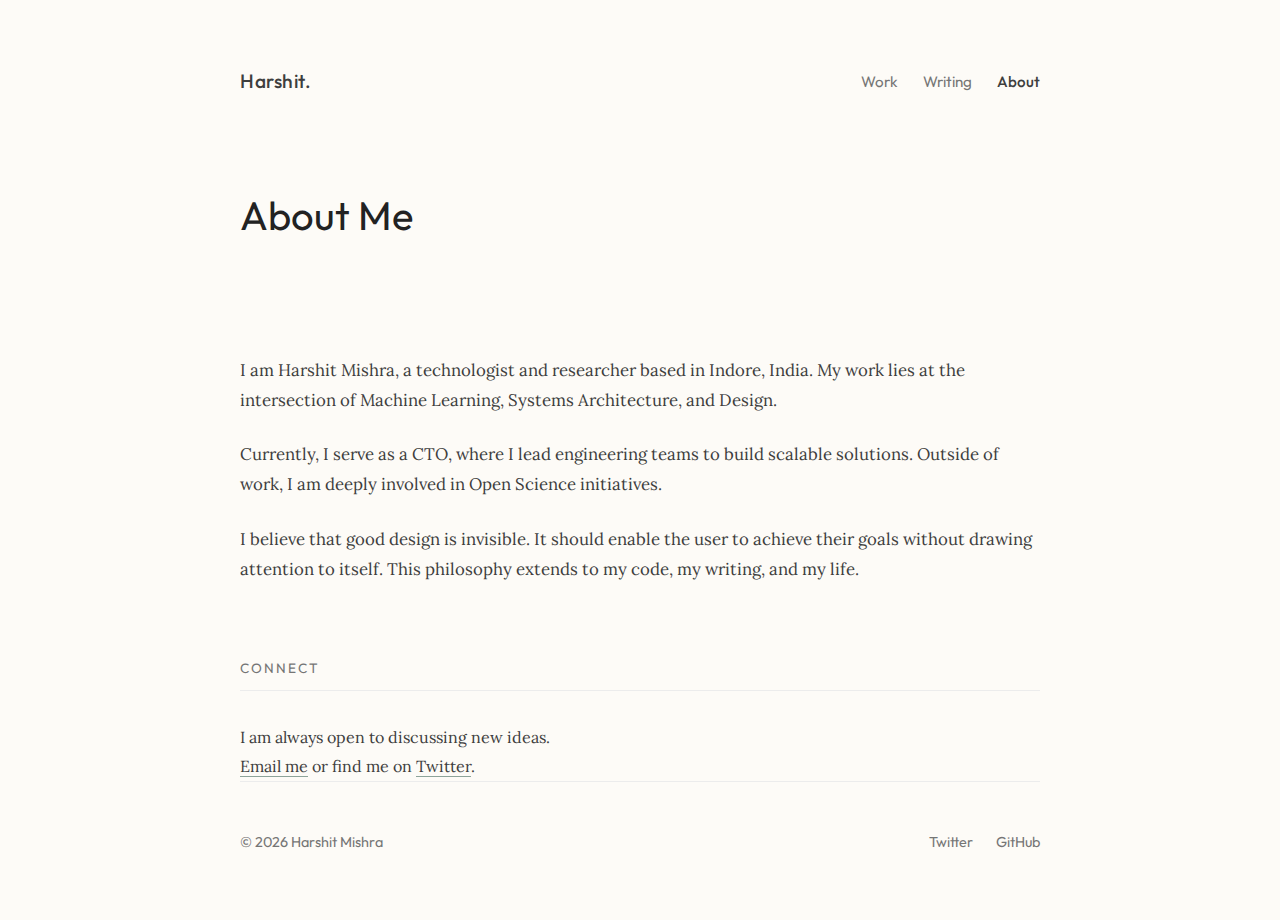
<file: about.html>
<!DOCTYPE html>
<html lang="en">
<head>
    <meta charset="UTF-8">
    <meta name="viewport" content="width=device-width, initial-scale=1.0">
    <title>About | Harshit Mishra</title>
    <link rel="stylesheet" href="assets/style.css">
</head>
<body>
    <div class="container">
        <header>
            <a href="index.html" class="logo">Harshit.</a>
            <nav>
                <a href="projects.html">Work</a>
                <a href="blog.html">Writing</a>
                <a href="about.html" class="active">About</a>
            </nav>
        </header>

        <section class="hero">
            <h1>About Me</h1>
        </section>

        <div class="about-content">
            <p>
                I am Harshit Mishra, a technologist and researcher based in Indore, India. 
                My work lies at the intersection of Machine Learning, Systems Architecture, and Design.
            </p>
            <p>
                Currently, I serve as a CTO, where I lead engineering teams to build scalable solutions. 
                Outside of work, I am deeply involved in Open Science initiatives.
            </p>
            <p>
                I believe that good design is invisible. It should enable the user to achieve their goals 
                without drawing attention to itself. This philosophy extends to my code, my writing, and my life.
            </p>
        </div>

        <div style="margin-top: 3rem;">
            <span class="section-title">Connect</span>
            <p>
                I am always open to discussing new ideas. <br>
                <a href="mailto:email@example.com" style="color: var(--text-main); border-bottom: 1px solid var(--accent);">Email me</a> or find me on <a href="#" style="color: var(--text-main); border-bottom: 1px solid var(--accent);">Twitter</a>.
            </p>
        </div>

        <footer>
            <span>© 2026 Harshit Mishra</span>
            <div class="socials">
                <a href="#">Twitter</a>
                <a href="#">GitHub</a>
            </div>
        </footer>
    </div>
</body>
</html>
</file>
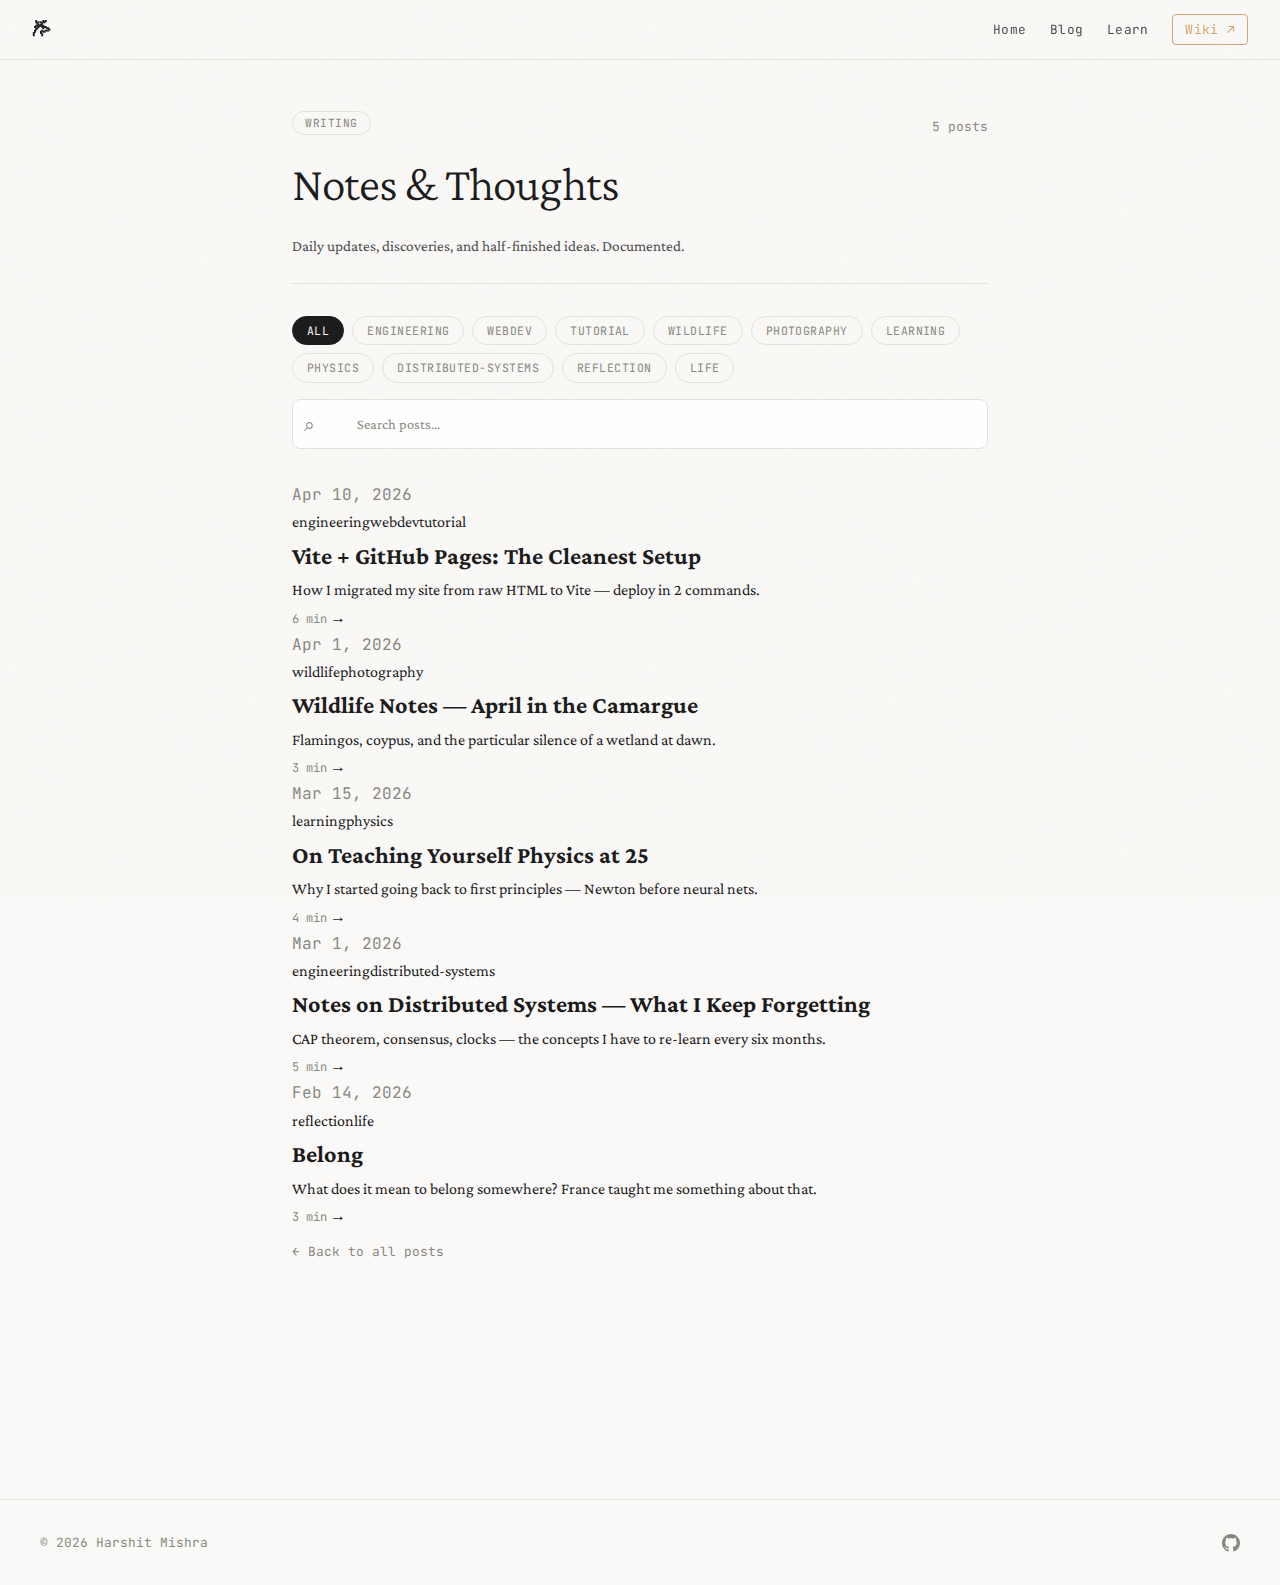
<file: blog.html>
<!DOCTYPE html>
<html lang="en">
<head>
  <meta charset="UTF-8" />
  <meta name="viewport" content="width=device-width, initial-scale=1.0" />
  <meta name="description" content="Harshit Mishra — Daily notes, thoughts, and discoveries." />
  <title>Blog — Harshit Mishra</title>
  <link rel="preconnect" href="https://fonts.googleapis.com">
  <link href="https://fonts.googleapis.com/css2?family=JetBrains+Mono:wght@300;400;600&family=Crimson+Pro:ital,wght@0,300;0,400;0,600;1,300;1,400&family=IBM+Plex+Sans:wght@300;400;600&display=swap" rel="stylesheet">
  <link rel="stylesheet" href="/src/styles/tokens.css" />
  <link rel="stylesheet" href="/src/styles/base.css" />
  <link rel="stylesheet" href="/src/styles/blog.css" />
</head>
<body>
<div class="grain-overlay"></div>
<nav class="main-nav">
  <div class="nav-left"><a href="./index.html" class="logo">𐂂</a></div>
  <button class="hamburger" id="hamburger" aria-label="Open menu" aria-expanded="false">
    <span></span><span></span><span></span>
  </button>
  <div class="nav-right" id="nav-menu">
    <button class="nav-close" id="nav-close">✕</button>
    <a href="./index.html" class="nav-link">Home</a>
    <a href="./blog.html" class="nav-link">Blog</a>
    <a href="./learn.html" class="nav-link">Learn</a>
    <a href="https://github.com/mishraxharshit/harshitxmishra.github.io/wiki" target="_blank" class="nav-link wiki-link">Wiki ↗</a>
  </div>
  <div class="nav-overlay" id="nav-overlay"></div>
</nav>

<main class="blog-main">
  <div class="blog-container">
    
    <!-- Header -->
    <div class="blog-header fade-in">
      <div>
        <span class="section-pill">Writing</span>
        <h1>Notes & Thoughts</h1>
        <p class="blog-subtitle">Daily updates, discoveries, and half-finished ideas. Documented.</p>
      </div>
      <div class="blog-stats mono muted" id="blog-stats">
        <span id="post-count">—</span> posts
      </div>
    </div>

    <!-- Filter Bar -->
    <div class="filter-bar fade-in-1" id="filter-bar">
      <button class="filter-btn active" data-tag="all">All</button>
      <!-- tags loaded dynamically -->
    </div>

    <!-- Search -->
    <div class="search-bar fade-in-1">
      <input type="text" id="search-input" placeholder="Search posts..." class="search-input" />
      <span class="search-icon mono muted">⌕</span>
    </div>

    <!-- Posts List -->
    <div class="posts-list" id="posts-list">
      <!-- loaded by JS -->
      <div class="post-skeleton"></div>
      <div class="post-skeleton"></div>
      <div class="post-skeleton"></div>
    </div>

    <!-- Post Reader (opens inline) -->
    <div class="post-reader" id="post-reader">
      <button class="back-btn mono" id="back-btn">← Back to all posts</button>
      <article class="post-article" id="post-article"></article>
    </div>

  </div>
</main>

<footer>
  <div class="footer-content">
    <div class="footer-left"><p>© 2026 Harshit Mishra</p></div>
    <div class="footer-links">
      <a href="https://github.com/mishraxharshit" target="_blank" aria-label="GitHub">
        <svg width="18" height="18" viewBox="0 0 24 24" fill="currentColor"><path d="M12 0c-6.626 0-12 5.373-12 12 0 5.302 3.438 9.8 8.207 11.387.599.111.793-.261.793-.577v-2.234c-3.338.726-4.033-1.416-4.033-1.416-.546-1.387-1.333-1.756-1.333-1.756-1.089-.745.083-.729.083-.729 1.205.084 1.839 1.237 1.839 1.237 1.07 1.834 2.807 1.304 3.492.997.107-.775.418-1.305.762-1.604-2.665-.305-5.467-1.334-5.467-5.931 0-1.311.469-2.381 1.236-3.221-.124-.303-.535-1.524.117-3.176 0 0 1.008-.322 3.301 1.23.957-.266 1.983-.399 3.003-.404 1.02.005 2.047.138 3.006.404 2.291-1.552 3.297-1.23 3.297-1.23.653 1.653.242 2.874.118 3.176.77.84 1.235 1.911 1.235 3.221 0 4.609-2.807 5.624-5.479 5.921.43.372.823 1.102.823 2.222v3.293c0 .319.192.694.801.576 4.765-1.589 8.199-6.086 8.199-11.386 0-6.627-5.373-12-12-12z"/></svg>
      </a>
    </div>
  </div>
</footer>

<script type="module" src="/src/pages/blog.js"></script>
</body>
</html>
</file>
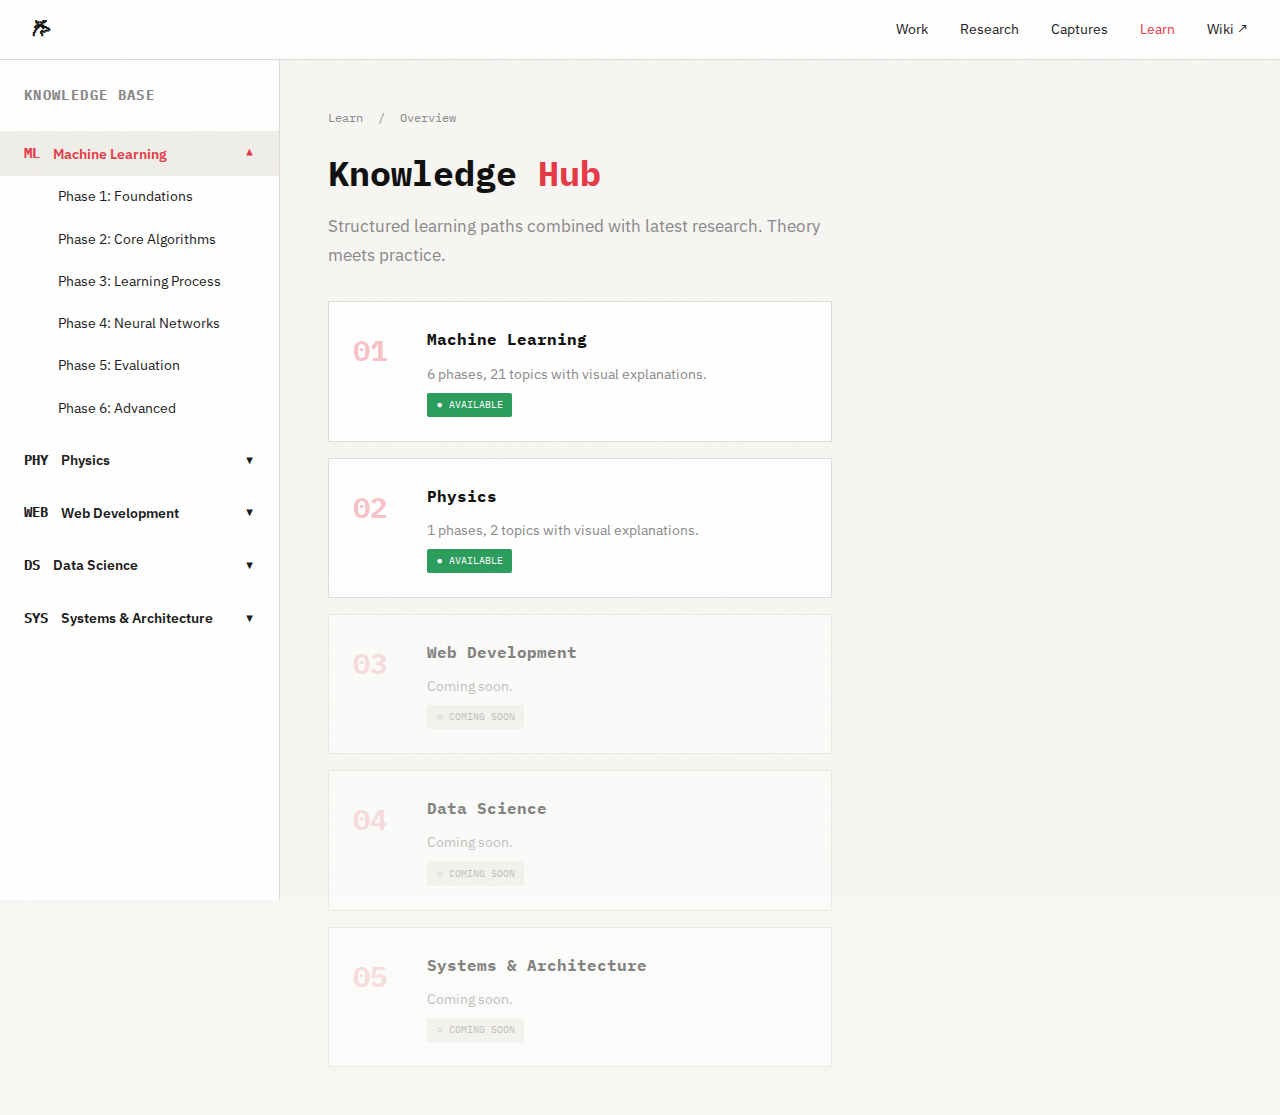
<file: learn.html>
<!DOCTYPE html>
<html lang="en">
<head>
    <meta charset="UTF-8">
    <meta name="viewport" content="width=device-width, initial-scale=1.0">
    <title>Learn - Research & Knowledge Base</title>
    <link rel="stylesheet" href="style.css">
    <link rel="preconnect" href="https://fonts.googleapis.com">
    <link rel="preconnect" href="https://fonts.gstatic.com" crossorigin>
    <link href="https://fonts.googleapis.com/css2?family=IBM+Plex+Mono:wght@300;400;600;700&family=IBM+Plex+Sans:wght@300;400;600;700&display=swap" rel="stylesheet">
    <style>
        :root {
            --bg: #F7F6F3;
            --surface: #FFFFFF;
            --dark: #0F0F0F;
            --accent: #E63946;
            --blue: #1D6FA4;
            --green: #2A9D5C;
            --orange: #E07B27;
            --purple: #7B5EA7;
            --border: #E0DDD8;
            --text: #1A1A1A;
            --muted: #888;
            --tag-bg: #F0EEE9;
            --sidebar-width: 280px;
        }

        * { margin: 0; padding: 0; box-sizing: border-box; }

        body {
            background: var(--bg);
            font-family: 'IBM Plex Sans', sans-serif;
            color: var(--text);
            margin: 0;
            padding-top: 60px;
        }

        .grain-overlay {
            position: fixed; top: 0; left: 0; width: 100%; height: 100%;
            pointer-events: none; opacity: 0.03; z-index: 9999;
            background-image: url("data:image/svg+xml,%3Csvg viewBox='0 0 400 400' xmlns='http://www.w3.org/2000/svg'%3E%3Cfilter id='noiseFilter'%3E%3CfeTurbulence type='fractalNoise' baseFrequency='0.9' numOctaves='3' stitchTiles='stitch'/%3E%3C/filter%3E%3Crect width='100%25' height='100%25' filter='url(%23noiseFilter)'/%3E%3C/svg%3E");
        }

        .main-nav {
            position: fixed; top: 0; left: 0; right: 0;
            background: var(--surface);
            border-bottom: 1.5px solid var(--border);
            padding: 1rem 2rem;
            display: flex; justify-content: space-between; align-items: center;
            z-index: 1000;
        }
        .nav-left .logo {
            font-family: 'IBM Plex Mono', monospace;
            font-size: 1.2rem; font-weight: 700;
            color: var(--dark); text-decoration: none;
        }
        .nav-right { display: flex; gap: 2rem; }
        .nav-right a {
            font-size: 0.9rem; color: var(--text);
            text-decoration: none; transition: color 0.2s;
        }
        .nav-right a:hover, .nav-right a.active { color: var(--accent); }

        .learn-layout {
            display: grid;
            grid-template-columns: var(--sidebar-width) 1fr 400px;
            min-height: calc(100vh - 60px);
        }

        /* Sidebar */
        .learn-sidebar {
            background: var(--surface);
            border-right: 1.5px solid var(--border);
            position: sticky; top: 60px;
            height: calc(100vh - 60px);
            overflow-y: auto; padding: 1.5rem 0;
        }
        .sidebar-title {
            font-family: 'IBM Plex Mono', monospace;
            font-size: 0.85rem; font-weight: 700;
            text-transform: uppercase; letter-spacing: 0.1em;
            color: var(--muted); padding: 0 1.5rem; margin-bottom: 1.5rem;
        }
        .topic-group { margin-bottom: 0.5rem; }
        .topic-header {
            width: 100%; display: flex; align-items: center; gap: 0.8rem;
            padding: 0.8rem 1.5rem; background: none; border: none;
            cursor: pointer; font-family: 'IBM Plex Sans', sans-serif;
            font-size: 0.9rem; font-weight: 600; color: var(--text);
            transition: background 0.2s; text-align: left;
        }
        .topic-header:hover { background: var(--tag-bg); }
        .topic-header.active { background: var(--tag-bg); color: var(--accent); }
        .topic-icon { font-size: 0.85rem; font-family: 'IBM Plex Mono', monospace; font-weight: 700; }
        .expand-icon { margin-left: auto; font-size: 0.7rem; transition: transform 0.3s; }
        .topic-header.active .expand-icon { transform: rotate(180deg); }
        .topic-items { max-height: 0; overflow: hidden; transition: max-height 0.3s ease; }
        .topic-items.active { max-height: 500px; }
        .topic-item {
            display: block; padding: 0.6rem 1.5rem 0.6rem 3.5rem;
            font-family: 'IBM Plex Sans', sans-serif; font-size: 0.85rem;
            color: var(--muted); text-decoration: none; transition: all 0.2s;
            border-left: 2px solid transparent;
        }
        .topic-item:hover { color: var(--text); background: var(--tag-bg); }
        .topic-item.available { color: var(--text); }
        .topic-item.coming-soon { opacity: 0.5; cursor: default; pointer-events: none; font-style: italic; }

        /* Main content */
        .learn-content { padding: 3rem; overflow-y: auto; }
        .content-header { margin-bottom: 2rem; }
        .breadcrumb {
            font-family: 'IBM Plex Mono', monospace;
            font-size: 0.75rem; color: var(--muted); margin-bottom: 1rem;
        }
        .breadcrumb .separator { margin: 0 0.5rem; }
        .content-header h1 {
            font-family: 'IBM Plex Mono', monospace;
            font-size: 2.2rem; font-weight: 700;
            color: var(--dark); margin-bottom: 0.5rem;
        }
        .content-header h1 .accent { color: var(--accent); }
        .content-header .lead { font-size: 1.05rem; color: var(--muted); line-height: 1.7; }

        .learning-path { display: flex; flex-direction: column; gap: 1rem; }
        .path-item {
            display: flex; gap: 1.5rem;
            background: var(--surface); border: 1.5px solid var(--border);
            padding: 1.5rem; transition: all 0.3s; cursor: pointer;
        }
        .path-item:hover { border-color: var(--accent); box-shadow: 4px 4px 0 var(--dark); }
        .path-item.coming-soon { opacity: 0.5; cursor: not-allowed; }
        .path-item.coming-soon:hover { border-color: var(--border); box-shadow: none; }
        .path-number {
            font-family: 'IBM Plex Mono', monospace; font-size: 1.8rem;
            font-weight: 700; color: var(--accent); opacity: 0.3; min-width: 50px;
        }
        .path-content h4 {
            font-family: 'IBM Plex Mono', monospace; font-size: 1rem;
            margin-bottom: 0.5rem; color: var(--dark);
        }
        .path-content p { color: var(--muted); font-size: 0.9rem; line-height: 1.6; }
        .path-badge {
            display: inline-block; font-family: 'IBM Plex Mono', monospace;
            font-size: 0.65rem; padding: 0.2rem 0.6rem; margin-top: 0.5rem;
            background: var(--green); color: #fff; border-radius: 2px;
        }
        .path-badge.soon { background: var(--tag-bg); color: var(--muted); }

        /* Research Panel */
        .research-panel {
            background: var(--surface); border-left: 1.5px solid var(--border);
            position: sticky; top: 60px;
            height: calc(100vh - 60px); overflow-y: auto; padding: 1.5rem;
        }
        .panel-header { margin-bottom: 1.5rem; padding-bottom: 1rem; border-bottom: 1.5px solid var(--border); }
        .panel-title {
            font-family: 'IBM Plex Mono', monospace; font-size: 0.85rem;
            font-weight: 700; text-transform: uppercase; letter-spacing: 0.1em;
            color: var(--dark); margin-bottom: 0.5rem;
        }
        .panel-subtitle { font-size: 0.75rem; color: var(--muted); }
        .filter-tabs { display: flex; gap: 0.5rem; margin-bottom: 1.5rem; flex-wrap: wrap; }
        .filter-tab {
            padding: 0.4rem 0.8rem; font-family: 'IBM Plex Mono', monospace;
            font-size: 0.7rem; background: var(--tag-bg); border: 1px solid var(--border);
            color: var(--text); cursor: pointer; transition: all 0.2s;
        }
        .filter-tab:hover { border-color: var(--accent); }
        .filter-tab.active { background: var(--accent); color: white; border-color: var(--accent); }
        .research-card {
            background: var(--surface); border: 1.5px solid var(--border);
            padding: 1rem; margin-bottom: 1rem; cursor: pointer; transition: all 0.2s;
        }
        .research-card:hover { border-color: var(--accent); transform: translateX(-2px); }
        .research-meta { display: flex; gap: 0.5rem; margin-bottom: 0.5rem; flex-wrap: wrap; }
        .research-badge {
            font-family: 'IBM Plex Mono', monospace; font-size: 0.65rem;
            padding: 0.2rem 0.5rem; background: var(--tag-bg); color: var(--muted);
        }
        .research-badge.new { background: var(--green); color: white; }
        .research-title {
            font-family: 'IBM Plex Mono', monospace; font-size: 0.85rem;
            font-weight: 600; color: var(--dark); margin-bottom: 0.5rem; line-height: 1.4;
        }
        .research-summary { font-size: 0.75rem; color: var(--muted); line-height: 1.5; margin-bottom: 0.5rem; }
        .research-footer {
            display: flex; justify-content: space-between; align-items: center;
            font-size: 0.7rem; color: var(--muted); font-family: 'IBM Plex Mono', monospace;
        }
        .research-link { color: var(--accent); text-decoration: none; font-weight: 600; }
        .stat-grid { display: grid; grid-template-columns: 1fr 1fr; gap: 0.8rem; margin-bottom: 1.5rem; }
        .stat-box { background: var(--tag-bg); border: 1.5px solid var(--border); padding: 1rem; text-align: center; }
        .stat-number {
            font-family: 'IBM Plex Mono', monospace; font-size: 1.5rem;
            font-weight: 700; color: var(--accent); margin-bottom: 0.3rem;
        }
        .stat-label { font-size: 0.7rem; color: var(--muted); text-transform: uppercase; letter-spacing: 0.05em; }
        .loading { text-align: center; padding: 2rem; color: var(--muted); font-family: 'IBM Plex Mono', monospace; font-size: 0.8rem; }

        @media (max-width: 1200px) {
            .learn-layout { grid-template-columns: var(--sidebar-width) 1fr; }
            .research-panel { display: none; }
        }
        @media (max-width: 768px) {
            .learn-layout { grid-template-columns: 1fr; }
            .learn-sidebar { position: relative; height: auto; }
        }
    </style>
</head>
<body>

<div class="grain-overlay"></div>

<nav class="main-nav">
    <div class="nav-left">
        <a href="index.html" class="logo">𐂂</a>
    </div>
    <div class="nav-right">
        <a href="index.html#work">Work</a>
        <a href="index.html#research">Research</a>
        <a href="index.html#captures">Captures</a>
        <a href="learn.html" class="active">Learn</a>
        <a href="https://github.com/mishraxharshit/portfolio/wiki" target="_blank">Wiki ↗</a>
    </div>
</nav>

<div class="learn-layout">

    <!-- Sidebar — built from JSON -->
    <aside class="learn-sidebar">
        <div class="sidebar-title">Knowledge Base</div>
        <div id="learnSidebar">
            <div class="loading">Loading...</div>
        </div>
    </aside>

    <!-- Main Content — built from JSON -->
    <main class="learn-content">
        <div class="content-header">
            <div class="breadcrumb">
                <span>Learn</span>
                <span class="separator">/</span>
                <span>Overview</span>
            </div>
            <h1>Knowledge <span class="accent">Hub</span></h1>
            <p class="lead">Structured learning paths combined with latest research. Theory meets practice.</p>
        </div>
        <div class="learning-path" id="learningPath">
            <div class="loading">Loading courses...</div>
        </div>
    </main>



<script>
// ==========================================
// JSON-DRIVEN LEARN PAGE
// To add new courses: edit data/learn-content.json
// ==========================================

async function initLearnPage() {
  try {
    const res = await fetch('data/learn-content.json');
    const data = await res.json();
    buildLearnSidebar(data.courses);
    buildLearningPath(data.courses);
  } catch (err) {
    console.error('Could not load learn-content.json:', err);
    document.getElementById('learningPath').innerHTML = 
      '<p style="color:var(--muted)">Could not load courses. Make sure <code>data/learn-content.json</code> exists.</p>';
  }
}

function buildLearnSidebar(courses) {
  const sidebar = document.getElementById('learnSidebar');
  let html = '';
  
  courses.forEach(course => {
    const isAvailable = !course.comingSoon && course.file;
    html += `
      <div class="topic-group">
        <button class="topic-header" data-course="${course.id}">
          <span class="topic-icon">${course.icon}</span>
          <span>${course.title}</span>
          <span class="expand-icon">▼</span>
        </button>
        <div class="topic-items" id="items-${course.id}">
    `;
    
    if (isAvailable) {
      // List phases as items
      course.phases.forEach(phase => {
        html += `<a href="${course.file}" class="topic-item available">${phase.label}</a>`;
      });
    } else {
      html += `<span class="topic-item coming-soon">Coming Soon</span>`;
    }
    
    html += `</div></div>`;
  });
  
  sidebar.innerHTML = html;
  
  // Toggle expand/collapse
  sidebar.querySelectorAll('.topic-header').forEach(header => {
    header.addEventListener('click', function() {
      const id = this.getAttribute('data-course');
      const items = document.getElementById('items-' + id);
      this.classList.toggle('active');
      items.classList.toggle('active');
    });
  });
  
  // Open first available course
  const firstHeader = sidebar.querySelector('.topic-header');
  if (firstHeader) {
    firstHeader.click();
  }
}

function buildLearningPath(courses) {
  const path = document.getElementById('learningPath');
  let html = '';
  
  courses.forEach((course, index) => {
    const isAvailable = !course.comingSoon && course.file;
    const num = String(index + 1).padStart(2, '0');
    const topicCount = course.phases.reduce((sum, p) => sum + p.topics.length, 0);
    const desc = isAvailable 
      ? `${course.phases.length} phases, ${topicCount} topics with visual explanations.`
      : 'Coming soon.';
    
    html += `
      <div class="path-item ${isAvailable ? '' : 'coming-soon'}" 
           ${isAvailable ? `onclick="window.location.href='${course.file}'"` : ''}>
        <div class="path-number">${num}</div>
        <div class="path-content">
          <h4>${course.title}</h4>
          <p>${desc}</p>
          <span class="path-badge ${isAvailable ? '' : 'soon'}">${isAvailable ? '● AVAILABLE' : '○ COMING SOON'}</span>
        </div>
      </div>
    `;
  });
  
  path.innerHTML = html;
}

// ==========================================
// arXiv Research Panel
// ==========================================
async function fetchArXivPapers() {
    const container = document.getElementById('researchContainer');
    try {
        const query = 'cat:cs.AI OR cat:cs.LG OR cat:cs.CV OR cat:cs.CL';
        const url = `https://export.arxiv.org/api/query?search_query=${encodeURIComponent(query)}&start=0&max_results=12&sortBy=submittedDate&sortOrder=descending`;
        const response = await fetch(url);
        const xmlText = await response.text();
        const parser = new DOMParser();
        const xml = parser.parseFromString(xmlText, 'text/xml');
        const entries = xml.querySelectorAll('entry');
        
        container.innerHTML = '';
        entries.forEach(entry => {
            const title = entry.querySelector('title').textContent.trim();
            const summary = entry.querySelector('summary').textContent.trim();
            const link = entry.querySelector('id').textContent;
            const published = entry.querySelector('published').textContent;
            const authors = entry.querySelectorAll('author name');
            const category = entry.querySelector('category');
            const catTerm = category ? category.getAttribute('term').split('.')[1].toLowerCase() : 'ml';
            const isNew = (Date.now() - new Date(published).getTime()) < (3 * 24 * 60 * 60 * 1000);
            
            const card = document.createElement('div');
            card.className = 'research-card';
            card.setAttribute('data-category', catTerm);
            card.innerHTML = `
                <div class="research-meta">
                    ${isNew ? '<span class="research-badge new">NEW</span>' : ''}
                    <span class="research-badge">${catTerm.toUpperCase()}</span>
                    <span class="research-badge">${authors.length} authors</span>
                </div>
                <div class="research-title">${title.substring(0, 80)}${title.length > 80 ? '...' : ''}</div>
                <div class="research-summary">${summary.substring(0, 120)}...</div>
                <div class="research-footer">
                    <span>${new Date(published).toLocaleDateString('en-US', {month:'short', day:'numeric'})}</span>
                    <a href="${link}" target="_blank" class="research-link">Read →</a>
                </div>`;
            card.addEventListener('click', e => { if (!e.target.classList.contains('research-link')) window.open(link, '_blank'); });
            container.appendChild(card);
        });
        
        document.getElementById('paperCount').textContent = entries.length;
    } catch(err) {
        container.innerHTML = `<div class="loading">Could not load papers. Check connection.</div>`;
    }
}

document.querySelectorAll('.filter-tab').forEach(tab => {
    tab.addEventListener('click', function() {
        document.querySelectorAll('.filter-tab').forEach(t => t.classList.remove('active'));
        this.classList.add('active');
        const filter = this.getAttribute('data-filter');
        document.querySelectorAll('.research-card').forEach(card => {
            card.style.display = (filter === 'all' || card.getAttribute('data-category') === filter) ? 'block' : 'none';
        });
    });
});

// Init
initLearnPage();
fetchArXivPapers();
setInterval(fetchArXivPapers, 5 * 60 * 1000);
</script>

</body>
</html>
</file>
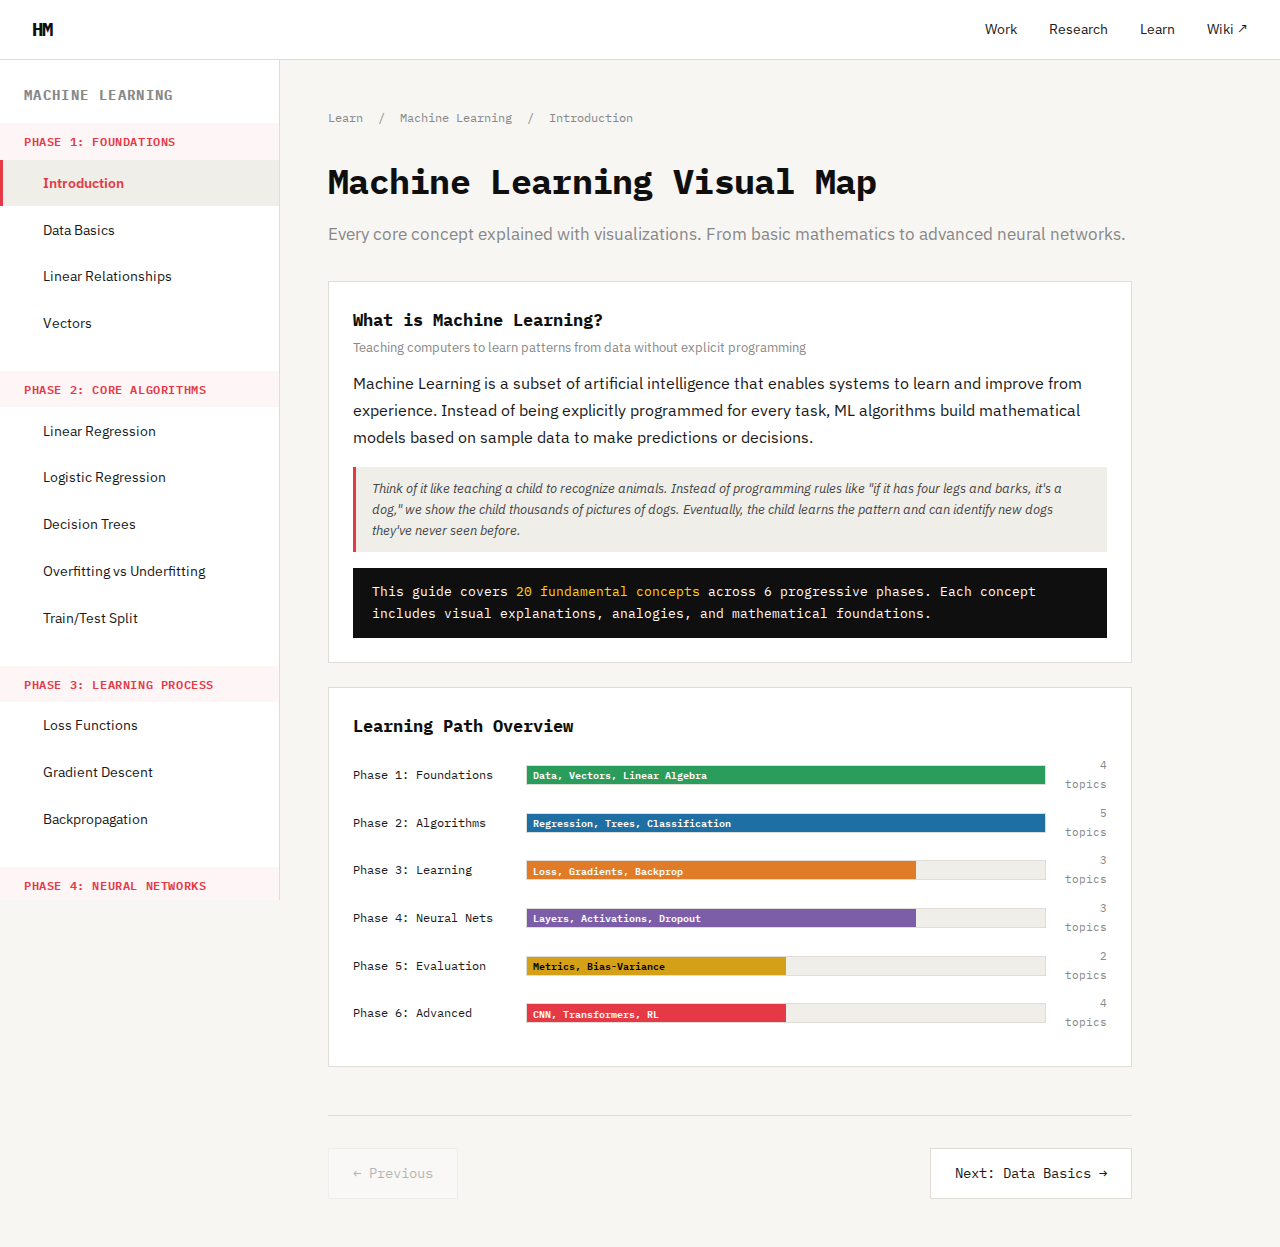
<file: ml-learn.html>
<!DOCTYPE html>
<html lang="en">
<head>
<meta charset="UTF-8">
<meta name="viewport" content="width=device-width, initial-scale=1.0">
<title>Machine Learning - Learn</title>
<link rel="stylesheet" href="style.css">
<link rel="preconnect" href="https://fonts.googleapis.com">
<link rel="preconnect" href="https://fonts.gstatic.com" crossorigin>
<link href="https://fonts.googleapis.com/css2?family=IBM+Plex+Mono:wght@300;400;600;700&family=IBM+Plex+Sans:wght@300;400;600;700&display=swap" rel="stylesheet">
<style>
:root {
  --bg: #F7F6F3;
  --surface: #FFFFFF;
  --dark: #0F0F0F;
  --accent: #E63946;
  --blue: #1D6FA4;
  --green: #2A9D5C;
  --orange: #E07B27;
  --purple: #7B5EA7;
  --yellow: #D4A017;
  --border: #E0DDD8;
  --text: #1A1A1A;
  --muted: #888;
  --tag-bg: #F0EEE9;
  --sidebar-width: 280px;
}

* { margin:0; padding:0; box-sizing:border-box; }

body {
  background: var(--bg);
  font-family: 'IBM Plex Sans', sans-serif;
  color: var(--text);
  margin: 0;
  padding-top: 60px;
}

/* Main Navigation */
.main-nav {
  position: fixed;
  top: 0;
  left: 0;
  right: 0;
  background: var(--surface);
  border-bottom: 1.5px solid var(--border);
  padding: 1rem 2rem;
  display: flex;
  justify-content: space-between;
  align-items: center;
  z-index: 1000;
}

.nav-left .logo {
  font-family: 'IBM Plex Mono', monospace;
  font-size: 1.2rem;
  font-weight: 700;
  color: var(--dark);
  text-decoration: none;
}

.nav-right {
  display: flex;
  gap: 2rem;
}

.nav-right a {
  font-size: 0.9rem;
  color: var(--text);
  text-decoration: none;
  transition: color 0.2s;
}

.nav-right a:hover {
  color: var(--accent);
}

/* Layout */
.ml-layout {
  display: flex;
  min-height: calc(100vh - 60px);
}

/* Sidebar */
.ml-sidebar {
  width: var(--sidebar-width);
  background: var(--surface);
  border-right: 1.5px solid var(--border);
  position: fixed;
  left: 0;
  top: 60px;
  height: calc(100vh - 60px);
  overflow-y: auto;
  padding: 1.5rem 0;
}

.sidebar-title {
  font-family: 'IBM Plex Mono', monospace;
  font-size: 0.85rem;
  font-weight: 700;
  text-transform: uppercase;
  letter-spacing: 0.1em;
  color: var(--muted);
  padding: 0 1.5rem;
  margin-bottom: 1rem;
}

.topic-section {
  margin-bottom: 1.5rem;
}

.section-label {
  font-family: 'IBM Plex Mono', monospace;
  font-size: 0.75rem;
  font-weight: 600;
  color: var(--accent);
  padding: 0.5rem 1.5rem;
  background: rgba(230, 57, 70, 0.05);
  text-transform: uppercase;
  letter-spacing: 0.05em;
}

.topic-link {
  display: block;
  padding: 0.7rem 1.5rem 0.7rem 2.5rem;
  font-size: 0.9rem;
  color: var(--text);
  text-decoration: none;
  border-left: 3px solid transparent;
  transition: all 0.2s;
}

.topic-link:hover {
  background: var(--tag-bg);
  color: var(--dark);
}

.topic-link.active {
  background: var(--tag-bg);
  border-left-color: var(--accent);
  color: var(--accent);
  font-weight: 600;
}

/* Main Content */
.ml-content {
  flex: 1;
  margin-left: var(--sidebar-width);
  padding: 3rem;
  max-width: 900px;
}

.content-container {
  display: none;
}

.content-container.active {
  display: block;
  animation: fadeIn 0.3s ease;
}

@keyframes fadeIn {
  from { opacity: 0; transform: translateY(10px); }
  to { opacity: 1; transform: translateY(0); }
}

/* Breadcrumb */
.breadcrumb {
  font-family: 'IBM Plex Mono', monospace;
  font-size: 0.75rem;
  color: var(--muted);
  margin-bottom: 1.5rem;
}

.breadcrumb a {
  color: var(--muted);
  text-decoration: none;
}

.breadcrumb a:hover {
  color: var(--accent);
}

.breadcrumb-separator {
  margin: 0 0.5rem;
}

/* Page Title */
.page-title {
  font-family: 'IBM Plex Mono', monospace;
  font-size: 2.2rem;
  font-weight: 700;
  color: var(--dark);
  margin-bottom: 0.5rem;
  letter-spacing: -0.02em;
}

.page-subtitle {
  font-size: 1.05rem;
  color: var(--muted);
  line-height: 1.7;
  margin-bottom: 2rem;
}

/* Cards and Components from original */
.phase-label {
  display: inline-flex;
  align-items: center;
  gap: 0.5rem;
  background: var(--dark);
  color: #fff;
  font-family: 'IBM Plex Mono', monospace;
  font-size: 0.7rem;
  letter-spacing: 0.15em;
  padding: 0.35rem 0.9rem;
  margin: 2rem 0 1.5rem;
  text-transform: uppercase;
}

.phase-label .dot {
  width: 8px; height: 8px;
  border-radius: 50%;
  display: inline-block;
}

.card {
  background: var(--surface);
  border: 1.5px solid var(--border);
  padding: 1.5rem;
  margin-bottom: 1.5rem;
  transition: box-shadow 0.2s;
}

.card:hover { 
  box-shadow: 4px 4px 0 var(--dark); 
}

.card-header {
  display: flex;
  align-items: flex-start;
  justify-content: space-between;
  margin-bottom: 0.8rem;
  gap: 1rem;
}

.card-title {
  font-family: 'IBM Plex Mono', monospace;
  font-size: 1.05rem;
  font-weight: 700;
  color: var(--dark);
}

.card-sub {
  font-size: 0.8rem;
  color: var(--muted);
  margin-top: 0.2rem;
  line-height: 1.5;
}

.difficulty-tag {
  font-family: 'IBM Plex Mono', monospace;
  font-size: 0.65rem;
  padding: 0.2rem 0.6rem;
  border-radius: 2px;
  white-space: nowrap;
  flex-shrink: 0;
}

.easy { background: #D4F5E2; color: #1A6B3C; }
.medium { background: #FFF3CD; color: #7A5200; }
.hard { background: #FDDEDE; color: #8B0000; }
.expert { background: #EAE0F5; color: #4B2D80; }

.analogy {
  background: var(--tag-bg);
  border-left: 3px solid var(--accent);
  padding: 0.7rem 1rem;
  font-size: 0.82rem;
  color: #444;
  margin-bottom: 1rem;
  line-height: 1.6;
  font-style: italic;
}

.insight {
  background: var(--dark);
  color: #fff;
  padding: 0.8rem 1.2rem;
  font-size: 0.8rem;
  margin-top: 0.8rem;
  font-family: 'IBM Plex Mono', monospace;
  line-height: 1.7;
}

.insight span { color: #FFD700; }

.formula {
  background: var(--tag-bg);
  border: 1px solid var(--border);
  padding: 0.6rem 1rem;
  font-family: 'IBM Plex Mono', monospace;
  font-size: 0.8rem;
  margin-top: 0.5rem;
  color: var(--blue);
  letter-spacing: 0.02em;
}

.divider {
  height: 1px;
  background: var(--border);
  margin: 2.5rem 0;
}

/* Bar Charts */
.bar-chart-wrap { margin-top: 0.5rem; }
.bar-row {
  display: grid;
  grid-template-columns: 160px 1fr 3rem;
  align-items: center;
  gap: 0.8rem;
  margin-bottom: 0.6rem;
}
.bar-name {
  font-size: 0.75rem;
  color: var(--text);
  font-family: 'IBM Plex Mono', monospace;
}
.bar-track {
  height: 20px;
  background: var(--tag-bg);
  position: relative;
  border: 1px solid var(--border);
}
.bar-fill {
  height: 100%;
  display: flex;
  align-items: center;
  padding-left: 6px;
  font-size: 0.65rem;
  color: #fff;
  font-weight: 600;
  font-family: 'IBM Plex Mono', monospace;
  transition: width 1.2s cubic-bezier(0.16,1,0.3,1);
}
.bar-pct {
  font-size: 0.7rem;
  font-family: 'IBM Plex Mono', monospace;
  color: var(--muted);
  text-align: right;
}

/* Line Chart */
.line-chart-wrap {
  position: relative;
  width: 100%;
  height: 140px;
  margin-top: 0.5rem;
  overflow: visible;
}
.line-chart-wrap svg {
  width: 100%;
  height: 100%;
  overflow: visible;
}

/* Scatter */
.scatter-wrap {
  position: relative;
  width: 100%;
  height: 160px;
  margin-top: 0.5rem;
}

/* Flow */
.flow {
  display: flex;
  align-items: center;
  gap: 0;
  flex-wrap: wrap;
  margin-top: 0.5rem;
}
.flow-step {
  background: var(--dark);
  color: #fff;
  font-family: 'IBM Plex Mono', monospace;
  font-size: 0.7rem;
  padding: 0.5rem 0.9rem;
  white-space: nowrap;
}
.flow-step.colored { background: var(--accent); }
.flow-step.blue { background: var(--blue); }
.flow-step.green { background: var(--green); }
.flow-step.orange { background: var(--orange); }
.flow-step.purple { background: var(--purple); }
.flow-arrow {
  font-size: 1rem;
  color: var(--muted);
  padding: 0 0.3rem;
}

/* Tree */
.tree {
  margin-top: 0.5rem;
  font-family: 'IBM Plex Mono', monospace;
  font-size: 0.72rem;
  line-height: 2;
  color: var(--text);
}
.tree .root { font-weight: 700; font-size: 0.8rem; margin-bottom: 0.2rem; }
.tree .branch { padding-left: 1.5rem; color: #444; }
.tree .leaf { padding-left: 3rem; color: var(--muted); font-size: 0.68rem; }

/* Navigation Buttons */
.nav-buttons {
  display: flex;
  justify-content: space-between;
  margin-top: 3rem;
  padding-top: 2rem;
  border-top: 1.5px solid var(--border);
}

.nav-btn {
  display: inline-flex;
  align-items: center;
  gap: 0.5rem;
  padding: 0.8rem 1.5rem;
  background: var(--surface);
  border: 1.5px solid var(--border);
  font-family: 'IBM Plex Mono', monospace;
  font-size: 0.85rem;
  color: var(--text);
  text-decoration: none;
  transition: all 0.2s;
}

.nav-btn:hover {
  border-color: var(--accent);
  transform: translateY(-2px);
}

.nav-btn.disabled {
  opacity: 0.3;
  pointer-events: none;
}

/* Responsive */
@media (max-width: 768px) {
  .ml-sidebar {
    transform: translateX(-100%);
    transition: transform 0.3s;
  }
  .ml-sidebar.open {
    transform: translateX(0);
  }
  .ml-content {
    margin-left: 0;
    padding: 1.5rem;
  }
}

@keyframes growW { from { width: 0 !important; } }
.bar-fill { animation: growW 1.4s cubic-bezier(0.16,1,0.3,1) both; }
</style>
</head>
<body>

<!-- Main Navigation -->
<nav class="main-nav">
  <div class="nav-left">
    <a href="index.html" class="logo">HM</a>
  </div>
  <div class="nav-right">
    <a href="index.html#work">Work</a>
    <a href="index.html#research">Research</a>
    <a href="learn.html">Learn</a>
    <a href="https://github.com/mishraxharshit/portfolio/wiki" target="_blank">Wiki ↗</a>
  </div>
</nav>

<!-- ML Layout -->
<div class="ml-layout">
  
  <!-- Sidebar -->
  <aside class="ml-sidebar" id="mlSidebar">
    <div class="sidebar-title">Machine Learning</div>
    
    <div class="topic-section">
      <div class="section-label">Phase 1: Foundations</div>
      <a href="#intro" class="topic-link active" data-topic="intro">Introduction</a>
      <a href="#data-basics" class="topic-link" data-topic="data-basics">Data Basics</a>
      <a href="#linear-relationship" class="topic-link" data-topic="linear-relationship">Linear Relationships</a>
      <a href="#vectors" class="topic-link" data-topic="vectors">Vectors</a>
    </div>

    <div class="topic-section">
      <div class="section-label">Phase 2: Core Algorithms</div>
      <a href="#linear-regression" class="topic-link" data-topic="linear-regression">Linear Regression</a>
      <a href="#logistic-regression" class="topic-link" data-topic="logistic-regression">Logistic Regression</a>
      <a href="#decision-trees" class="topic-link" data-topic="decision-trees">Decision Trees</a>
      <a href="#overfitting" class="topic-link" data-topic="overfitting">Overfitting vs Underfitting</a>
      <a href="#train-test-split" class="topic-link" data-topic="train-test-split">Train/Test Split</a>
    </div>

    <div class="topic-section">
      <div class="section-label">Phase 3: Learning Process</div>
      <a href="#loss-functions" class="topic-link" data-topic="loss-functions">Loss Functions</a>
      <a href="#gradient-descent" class="topic-link" data-topic="gradient-descent">Gradient Descent</a>
      <a href="#backpropagation" class="topic-link" data-topic="backpropagation">Backpropagation</a>
    </div>

    <div class="topic-section">
      <div class="section-label">Phase 4: Neural Networks</div>
      <a href="#neural-networks" class="topic-link" data-topic="neural-networks">Neural Network Anatomy</a>
      <a href="#activations" class="topic-link" data-topic="activations">Activation Functions</a>
      <a href="#dropout" class="topic-link" data-topic="dropout">Dropout</a>
    </div>

    <div class="topic-section">
      <div class="section-label">Phase 5: Evaluation</div>
      <a href="#confusion-matrix" class="topic-link" data-topic="confusion-matrix">Confusion Matrix</a>
      <a href="#bias-variance" class="topic-link" data-topic="bias-variance">Bias vs Variance</a>
    </div>

    <div class="topic-section">
      <div class="section-label">Phase 6: Advanced</div>
      <a href="#cnn" class="topic-link" data-topic="cnn">CNNs</a>
      <a href="#attention" class="topic-link" data-topic="attention">Attention Mechanism</a>
      <a href="#embeddings" class="topic-link" data-topic="embeddings">Embeddings</a>
      <a href="#reinforcement" class="topic-link" data-topic="reinforcement">Reinforcement Learning</a>
    </div>
  </aside>

  <!-- Main Content -->
  <main class="ml-content" id="mlContent">
    
    <!-- Introduction -->
    <div id="intro" class="content-container active">
      <div class="breadcrumb">
        <a href="learn.html">Learn</a>
        <span class="breadcrumb-separator">/</span>
        <a href="ml-learn.html">Machine Learning</a>
        <span class="breadcrumb-separator">/</span>
        <span>Introduction</span>
      </div>
      <h1 class="page-title">Machine Learning Visual Map</h1>
      <p class="page-subtitle">Every core concept explained with visualizations. From basic mathematics to advanced neural networks.</p>
      
      <div class="card">
        <div class="card-header">
          <div>
            <div class="card-title">What is Machine Learning?</div>
            <div class="card-sub">Teaching computers to learn patterns from data without explicit programming</div>
          </div>
        </div>
        <p style="line-height:1.7; margin-bottom:1rem;">Machine Learning is a subset of artificial intelligence that enables systems to learn and improve from experience. Instead of being explicitly programmed for every task, ML algorithms build mathematical models based on sample data to make predictions or decisions.</p>
        
        <div class="analogy">Think of it like teaching a child to recognize animals. Instead of programming rules like "if it has four legs and barks, it's a dog," we show the child thousands of pictures of dogs. Eventually, the child learns the pattern and can identify new dogs they've never seen before.</div>
        
        <div class="insight">This guide covers <span>20 fundamental concepts</span> across 6 progressive phases. Each concept includes visual explanations, analogies, and mathematical foundations.</div>
      </div>

      <div class="card">
        <div class="card-title" style="margin-bottom:1rem;">Learning Path Overview</div>
        <div class="bar-chart-wrap">
          <div class="bar-row">
            <div class="bar-name">Phase 1: Foundations</div>
            <div class="bar-track"><div class="bar-fill" style="width:100%; background:var(--green)">Data, Vectors, Linear Algebra</div></div>
            <div class="bar-pct">4 topics</div>
          </div>
          <div class="bar-row">
            <div class="bar-name">Phase 2: Algorithms</div>
            <div class="bar-track"><div class="bar-fill" style="width:100%; background:var(--blue)">Regression, Trees, Classification</div></div>
            <div class="bar-pct">5 topics</div>
          </div>
          <div class="bar-row">
            <div class="bar-name">Phase 3: Learning</div>
            <div class="bar-track"><div class="bar-fill" style="width:75%; background:var(--orange)">Loss, Gradients, Backprop</div></div>
            <div class="bar-pct">3 topics</div>
          </div>
          <div class="bar-row">
            <div class="bar-name">Phase 4: Neural Nets</div>
            <div class="bar-track"><div class="bar-fill" style="width:75%; background:var(--purple)">Layers, Activations, Dropout</div></div>
            <div class="bar-pct">3 topics</div>
          </div>
          <div class="bar-row">
            <div class="bar-name">Phase 5: Evaluation</div>
            <div class="bar-track"><div class="bar-fill" style="width:50%; background:var(--yellow); color:#000">Metrics, Bias-Variance</div></div>
            <div class="bar-pct">2 topics</div>
          </div>
          <div class="bar-row">
            <div class="bar-name">Phase 6: Advanced</div>
            <div class="bar-track"><div class="bar-fill" style="width:50%; background:var(--accent)">CNN, Transformers, RL</div></div>
            <div class="bar-pct">4 topics</div>
          </div>
        </div>
      </div>

      <div class="nav-buttons">
        <a href="#" class="nav-btn disabled">← Previous</a>
        <a href="#data-basics" class="nav-btn next-btn">Next: Data Basics →</a>
      </div>
    </div>

    <!-- Data Basics -->
    <div id="data-basics" class="content-container">
      <div class="breadcrumb">
        <a href="learn.html">Learn</a>
        <span class="breadcrumb-separator">/</span>
        <a href="ml-learn.html">Machine Learning</a>
        <span class="breadcrumb-separator">/</span>
        <span>Data Basics</span>
      </div>
      <h1 class="page-title">Data = Rows & Columns</h1>
      <p class="page-subtitle">A dataset is a table. Each row = one example. Each column = one feature (piece of info).</p>

      <div class="card">
        <div class="card-header">
          <div>
            <div class="card-title">Understanding Datasets</div>
            <div class="card-sub">The foundation of all machine learning</div>
          </div>
          <span class="difficulty-tag easy">BEGINNER</span>
        </div>
        <div class="analogy">Think of it like an Excel sheet. Each student = 1 row. Their marks, age, city = columns (features). The "Label" column is what we want to predict.</div>
        <div class="bar-chart-wrap">
          <div class="bar-row">
            <div class="bar-name">Age (feature)</div>
            <div class="bar-track"><div class="bar-fill" style="width:30%; background:var(--blue)">22</div></div>
            <div class="bar-pct">num</div>
          </div>
          <div class="bar-row">
            <div class="bar-name">Marks (feature)</div>
            <div class="bar-track"><div class="bar-fill" style="width:75%; background:var(--green)">85%</div></div>
            <div class="bar-pct">num</div>
          </div>
          <div class="bar-row">
            <div class="bar-name">City (feature)</div>
            <div class="bar-track"><div class="bar-fill" style="width:60%; background:var(--orange)">Delhi</div></div>
            <div class="bar-pct">cat</div>
          </div>
          <div class="bar-row">
            <div class="bar-name">Admitted? (label)</div>
            <div class="bar-track"><div class="bar-fill" style="width:45%; background:var(--accent)">Yes/No</div></div>
            <div class="bar-pct">target</div>
          </div>
        </div>
        <div class="insight">Rule: <span>Features → Input to model. Label → What model must predict.</span></div>
      </div>

      <div class="nav-buttons">
        <a href="#intro" class="nav-btn prev-btn">← Previous: Introduction</a>
        <a href="#linear-relationship" class="nav-btn next-btn">Next: Linear Relationships →</a>
      </div>
    </div>

    <!-- Continue with remaining topics... will add via script injection -->

  </main>
</div>

<script>
// Navigation between topics
document.addEventListener('DOMContentLoaded', function() {
  const topicLinks = document.querySelectorAll('.topic-link');
  const contentContainers = document.querySelectorAll('.content-container');
  
  topicLinks.forEach(link => {
    link.addEventListener('click', function(e) {
      e.preventDefault();
      
      // Remove active class from all links
      topicLinks.forEach(l => l.classList.remove('active'));
      
      // Add active to clicked link
      this.classList.add('active');
      
      // Hide all content
      contentContainers.forEach(c => c.classList.remove('active'));
      
      // Show target content
      const targetId = this.getAttribute('data-topic');
      const targetContent = document.getElementById(targetId);
      if (targetContent) {
        targetContent.classList.add('active');
        window.scrollTo({ top: 0, behavior: 'smooth' });
      }
      
      // Update URL hash
      window.location.hash = this.getAttribute('href');
    });
  });
  
  // Handle direct URL hash navigation
  const hash = window.location.hash;
  if (hash) {
    const targetLink = document.querySelector(`a[href="${hash}"]`);
    if (targetLink) {
      targetLink.click();
    }
  }
  
  // Next/Previous button navigation
  document.addEventListener('click', function(e) {
    if (e.target.classList.contains('next-btn') || e.target.classList.contains('prev-btn')) {
      e.preventDefault();
      const targetHash = e.target.getAttribute('href');
      const targetLink = document.querySelector(`a[href="${targetHash}"]`);
      if (targetLink) {
        targetLink.click();
      }
    }
  });
});
</script>

</body>
</html>
</file>
<file: assets/style.css>
/* ========================================
   THEME: ZEN WORKSPACE (Modular)
   ======================================== */
@import url('https://fonts.googleapis.com/css2?family=Outfit:wght@300;400;500&family=Lora:ital,wght@0,400;0,500;1,400&display=swap');

:root {
    --bg-color: #fdfbf7;
    --card-bg: #ffffff;
    --text-main: #3e3e3e;
    --text-light: #757575;
    --accent: #8da399;
    --border: #ececec;
    --font-heading: 'Outfit', sans-serif;
    --font-body: 'Lora', serif;
    --max-width: 800px;
}

* { margin: 0; padding: 0; box-sizing: border-box; }

body {
    background-color: var(--bg-color);
    color: var(--text-main);
    font-family: var(--font-body);
    line-height: 1.8;
    padding: 0 20px;
}

a { text-decoration: none; color: inherit; transition: 0.2s; }
a:hover { color: var(--accent); }

/* Layout */
.container {
    max-width: var(--max-width);
    margin: 0 auto;
    padding: 4rem 0;
    min-height: 80vh; /* Keeps footer at bottom */
    display: flex;
    flex-direction: column;
}

/* Header */
header {
    display: flex;
    justify-content: space-between;
    align-items: center;
    margin-bottom: 5rem;
}

.logo {
    font-family: var(--font-heading);
    font-weight: 500;
    font-size: 1.2rem;
    letter-spacing: 0.5px;
    color: var(--text-main);
}

nav { display: flex; gap: 25px; }
nav a {
    font-family: var(--font-heading);
    font-size: 0.95rem;
    color: var(--text-light);
}
nav a.active { color: var(--text-main); font-weight: 500; }
nav a:hover { color: var(--text-main); }

/* Content Sections */
.hero { margin-bottom: 5rem; }
.hero h1 {
    font-family: var(--font-heading);
    font-weight: 400;
    font-size: 2.5rem;
    margin-bottom: 1.5rem;
    color: #222;
}
.hero p { font-size: 1.1rem; color: var(--text-light); max-width: 600px; }

.section-title {
    font-family: var(--font-heading);
    font-size: 0.85rem;
    text-transform: uppercase;
    letter-spacing: 2px;
    color: var(--text-light);
    margin-bottom: 2rem;
    display: block;
    border-bottom: 1px solid var(--border);
    padding-bottom: 10px;
}

/* Grid & Cards (Projects) */
.grid {
    display: grid;
    grid-template-columns: repeat(auto-fit, minmax(250px, 1fr));
    gap: 2rem;
    margin-bottom: 3rem;
}

.card {
    background: var(--card-bg);
    border: 1px solid var(--border);
    padding: 2rem;
    border-radius: 8px;
    transition: transform 0.3s ease, box-shadow 0.3s ease;
    display: block;
}

.card:hover {
    transform: translateY(-5px);
    box-shadow: 0 10px 30px rgba(0,0,0,0.03);
    border-color: var(--accent);
}

.card h3 {
    font-family: var(--font-heading);
    font-size: 1.2rem;
    margin-bottom: 0.5rem;
    font-weight: 500;
}

.card p {
    font-size: 0.95rem;
    color: var(--text-light);
    line-height: 1.6;
    margin-bottom: 1.5rem;
}

.tag {
    font-family: var(--font-heading);
    font-size: 0.75rem;
    background: #f4f4f4;
    padding: 4px 10px;
    border-radius: 4px;
    color: var(--text-light);
}

/* List Items (Blog) */
.list-container { display: flex; flex-direction: column; gap: 0; }

.list-item {
    display: flex;
    justify-content: space-between;
    align-items: baseline;
    padding: 1.5rem 0;
    border-bottom: 1px solid var(--border);
    cursor: pointer;
}

.list-item:hover .list-title { color: var(--accent); }

.list-title {
    font-family: var(--font-heading);
    font-size: 1.1rem;
    font-weight: 400;
}

.list-date {
    font-family: var(--font-heading);
    font-size: 0.85rem;
    color: var(--text-light);
    white-space: nowrap;
    margin-left: 2rem;
}

/* About Page Specific */
.about-content { font-size: 1.05rem; color: var(--text-main); }
.about-content p { margin-bottom: 1.5rem; }

/* Footer */
footer {
    margin-top: auto;
    padding-top: 3rem;
    border-top: 1px solid var(--border);
    display: flex;
    justify-content: space-between;
    font-family: var(--font-heading);
    font-size: 0.9rem;
    color: var(--text-light);
}
.socials a { margin-left: 20px; }

/* Mobile */
@media (max-width: 600px) {
    .hero h1 { font-size: 2rem; }
    header { margin-bottom: 3rem; }
    .list-item { flex-direction: column; gap: 5px; }
    .list-date { margin-left: 0; font-size: 0.75rem; }
}
</file>
<file: src/styles/tokens.css>
/* =============================================
   DESIGN TOKENS — Harshit Mishra Portfolio
   ============================================= */

:root {
  /* Color Palette */
  --bg: #faf9f7;  
  --surface: #ffffff;
  --surface-2: #f4f3f0;
  --border: #e5e3de;
  --border-light: #eeecea;

  --text: #1a1a1a;
  --text-2: #4a4a4a;
  --text-muted: #888880;

  --accent: #d4a574;       /* warm gold */
  --accent-2: #c4915f;
  --accent-blue: #1D6FA4;
  --accent-green: #2A9D5C;
  --accent-orange: #E07B27;
  --accent-purple: #7B5EA7;
  --accent-red: #E63946;

  /* Typography */
  --font-mono: 'JetBrains Mono', 'IBM Plex Mono', monospace;
  --font-serif: 'Crimson Pro', 'Georgia', serif;
  --font-sans: 'IBM Plex Sans', system-ui, sans-serif;

  /* Spacing scale */
  --s1: 0.25rem;
  --s2: 0.5rem;
  --s3: 0.75rem;
  --s4: 1rem;
  --s5: 1.5rem;
  --s6: 2rem;
  --s7: 3rem;
  --s8: 4rem;
  --s9: 6rem;

  /* Nav */
  --nav-h: 60px;

  /* Borders */
  --radius-sm: 4px;
  --radius-md: 8px;
  --radius-lg: 16px;

  /* Shadows */
  --shadow-sm: 0 1px 3px rgba(0,0,0,0.06);
  --shadow-md: 0 4px 16px rgba(0,0,0,0.08);
  --shadow-lg: 0 12px 40px rgba(0,0,0,0.12);

  /* Transitions */
  --ease: cubic-bezier(0.4, 0, 0.2, 1);
  --transition: all 0.3s var(--ease);
  --transition-fast: all 0.15s var(--ease);
}
</file>
<file: src/styles/base.css>
/* =============================================
   BASE STYLES
   ============================================= */

*, *::before, *::after {
  box-sizing: border-box;
  margin: 0;
  padding: 0;
}

html {
  scroll-behavior: smooth;
  font-size: 16px;
}

body {
  font-family: var(--font-serif);
  background: var(--bg);
  color: var(--text);
  line-height: 1.7;
  overflow-x: hidden;
  -webkit-font-smoothing: antialiased;
}

img, video { max-width: 100%; display: block; }
a { color: inherit; }
button { cursor: pointer; border: none; background: none; font: inherit; }
input, textarea { font: inherit; }

/* =============================================
   GRAIN OVERLAY
   ============================================= */
.grain-overlay {
  position: fixed;
  inset: 0;
  pointer-events: none;
  z-index: 9999;
  opacity: 0.035;
  background-image: url("data:image/svg+xml,%3Csvg viewBox='0 0 400 400' xmlns='http://www.w3.org/2000/svg'%3E%3Cfilter id='n'%3E%3CfeTurbulence type='fractalNoise' baseFrequency='0.9' numOctaves='4' stitchTiles='stitch'/%3E%3C/filter%3E%3Crect width='100%25' height='100%25' filter='url(%23n)'/%3E%3C/svg%3E");
}

/* =============================================
   NAVIGATION
   ============================================= */
.main-nav {
  position: sticky;
  top: 0;
  background: rgba(250,249,247,0.95);
  backdrop-filter: blur(8px);
  -webkit-backdrop-filter: blur(8px);
  border-bottom: 1px solid var(--border);
  padding: 0 var(--s6);
  height: var(--nav-h);
  display: flex;
  justify-content: space-between;
  align-items: center;
  z-index: 500;
}

.logo {
  font-family: var(--font-mono);
  font-weight: 600;
  font-size: 1.2rem;
  text-decoration: none;
  color: var(--text);
  letter-spacing: -0.05em;
  transition: var(--transition);
  z-index: 600;
}
.logo:hover { color: var(--accent); }

.nav-right {
  display: flex;
  gap: var(--s5);
  align-items: center;
}

.nav-link {
  font-family: var(--font-mono);
  font-size: 0.8rem;
  text-decoration: none;
  color: var(--text-2);
  transition: var(--transition-fast);
  letter-spacing: 0.02em;
}
.nav-link:hover, .nav-link.active { color: var(--text); }
.nav-link.wiki-link { 
  color: var(--accent); 
  border: 1px solid var(--accent);
  padding: var(--s1) var(--s3);
  border-radius: var(--radius-sm);
}
.nav-link.wiki-link:hover { background: var(--accent); color: var(--bg); }

/* Hamburger - mobile only */
.hamburger {
  display: none;
  flex-direction: column;
  justify-content: center;
  gap: 5px;
  background: none;
  border: none;
  padding: 8px;
  z-index: 600;
}
.hamburger span {
  display: block;
  width: 22px; height: 2px;
  background: var(--text);
  border-radius: 2px;
  transition: var(--transition);
}
.hamburger.open span:nth-child(1) { transform: translateY(7px) rotate(45deg); }
.hamburger.open span:nth-child(2) { opacity: 0; transform: scaleX(0); }
.hamburger.open span:nth-child(3) { transform: translateY(-7px) rotate(-45deg); }

.nav-overlay {
  display: none;
  position: fixed;
  inset: 0;
  background: rgba(0,0,0,0.5);
  z-index: 400;
  opacity: 0;
  transition: opacity 0.3s;
}
.nav-overlay.visible { opacity: 1; }

/* Nav close button */
.nav-close {
  display: none;
  position: absolute;
  top: var(--s4);
  right: var(--s4);
  font-size: 1.5rem;
  color: var(--text-muted);
  padding: var(--s2);
}

/* =============================================
   TYPOGRAPHY UTILITIES
   ============================================= */
.mono { font-family: var(--font-mono); }
.serif { font-family: var(--font-serif); }
.sans { font-family: var(--font-sans); }
.muted { color: var(--text-muted); }
.accent { color: var(--accent); }

/* =============================================
   SECTION HEADERS (shared pattern)
   ============================================= */
.section-header {
  display: flex;
  align-items: flex-start;
  justify-content: space-between;
  margin-bottom: var(--s6);
  padding-bottom: var(--s4);
  border-bottom: 1px solid var(--border);
  flex-wrap: wrap;
  gap: var(--s3);
}
.section-header h2 {
  font-family: var(--font-serif);
  font-size: clamp(1.8rem, 4vw, 2.8rem);
  font-weight: 400;
  letter-spacing: -0.02em;
}
.section-pill {
  font-family: var(--font-mono);
  font-size: 0.7rem;
  color: var(--text-muted);
  border: 1px solid var(--border);
  padding: var(--s1) var(--s3);
  border-radius: 100px;
  letter-spacing: 0.05em;
  text-transform: uppercase;
}

/* =============================================
   PULSE DOT
   ============================================= */
.pulse-dot {
  display: inline-block;
  width: 8px; height: 8px;
  background: var(--accent-green);
  border-radius: 50%;
  position: relative;
}
.pulse-dot::after {
  content: '';
  position: absolute;
  inset: -3px;
  border-radius: 50%;
  background: var(--accent-green);
  opacity: 0.4;
  animation: pulse 2s ease-in-out infinite;
}
@keyframes pulse {
  0%, 100% { transform: scale(1); opacity: 0.4; }
  50% { transform: scale(1.6); opacity: 0; }
}

/* =============================================
   FOOTER
   ============================================= */
footer {
  border-top: 1px solid var(--border);
  padding: var(--s6);
  margin-top: var(--s9);
}
.footer-content {
  max-width: 1200px;
  margin: 0 auto;
  display: flex;
  justify-content: space-between;
  align-items: center;
  gap: var(--s4);
  flex-wrap: wrap;
}
.footer-left p {
  font-family: var(--font-mono);
  font-size: 0.8rem;
  color: var(--text-muted);
}
.footer-links {
  display: flex;
  gap: var(--s4);
  align-items: center;
}
.footer-links a {
  color: var(--text-muted);
  transition: var(--transition-fast);
  display: flex;
  align-items: center;
}
.footer-links a:hover { color: var(--accent); }

/* =============================================
   ANIMATIONS
   ============================================= */
@keyframes fadeInUp {
  from { opacity: 0; transform: translateY(20px); }
  to { opacity: 1; transform: translateY(0); }
}
@keyframes slideDown {
  from { transform: translateY(-100%); }
  to { transform: translateY(0); }
}
@keyframes fadeIn {
  from { opacity: 0; }
  to { opacity: 1; }
}

.fade-in { animation: fadeInUp 0.7s var(--ease) both; }
.fade-in-1 { animation: fadeInUp 0.7s var(--ease) 0.1s both; }
.fade-in-2 { animation: fadeInUp 0.7s var(--ease) 0.2s both; }
.fade-in-3 { animation: fadeInUp 0.7s var(--ease) 0.35s both; }
.fade-in-4 { animation: fadeInUp 0.7s var(--ease) 0.5s both; }

/* =============================================
   MOBILE
   ============================================= */
@media (max-width: 768px) {
  .hamburger { display: flex; }

  .nav-right {
    position: fixed;
    top: 0; right: -280px;
    width: 280px;
    height: 100vh;
    background: var(--surface);
    border-left: 1px solid var(--border);
    flex-direction: column;
    align-items: flex-start;
    padding: var(--s7) var(--s5) var(--s5);
    gap: var(--s5);
    transition: right 0.3s var(--ease);
    z-index: 500;
  }
  .nav-right.open { right: 0; }
  .nav-close { display: block; }
  .nav-link { font-size: 1rem; }
}
</file>
<file: src/styles/blog.css>
/* =============================================
   BLOG PAGE STYLES
   ============================================= */

.blog-main {
  min-height: calc(100vh - var(--nav-h));
  padding: var(--s7) 0 var(--s9);
}

.blog-container {
  max-width: 760px;
  margin: 0 auto;
  padding: 0 var(--s6);
}

/* ── HEADER ── */
.blog-header {
  display: flex;
  align-items: flex-start;
  justify-content: space-between;
  margin-bottom: var(--s6);
  padding-bottom: var(--s5);
  border-bottom: 1px solid var(--border);
  flex-wrap: wrap;
  gap: var(--s4);
}

.blog-header h1 {
  font-family: var(--font-serif);
  font-size: clamp(2rem, 5vw, 3rem);
  font-weight: 300;
  letter-spacing: -0.02em;
  margin: var(--s2) 0;
}

.blog-subtitle {
  font-size: 0.95rem;
  color: var(--text-2);
  max-width: 50ch;
}

.blog-stats {
  font-size: 0.8rem;
  margin-top: var(--s2);
  white-space: nowrap;
}

/* ── FILTER BAR ── */
.filter-bar {
  display: flex;
  gap: var(--s2);
  flex-wrap: wrap;
  margin-bottom: var(--s4);
}

.filter-btn {
  font-family: var(--font-mono);
  font-size: 0.72rem;
  padding: 4px 14px;
  border: 1px solid var(--border);
  border-radius: 100px;
  color: var(--text-muted);
  transition: var(--transition-fast);
  text-transform: uppercase;
  letter-spacing: 0.04em;
}
.filter-btn:hover {
  border-color: var(--text);
  color: var(--text);
}
.filter-btn.active {
  background: var(--text);
  color: var(--bg);
  border-color: var(--text);
}

/* ── SEARCH ── */
.search-bar {
  position: relative;
  margin-bottom: var(--s6);
}

.search-input {
  width: 100%;
  padding: var(--s3) var(--s4) var(--s3) var(--s8);
  border: 1px solid var(--border);
  border-radius: var(--radius-md);
  background: var(--surface);
  color: var(--text);
  font-size: 0.9rem;
  transition: var(--transition-fast);
  outline: none;
}
.search-input:focus {
  border-color: var(--text);
  box-shadow: 0 0 0 3px rgba(26,26,26,0.06);
}
.search-input::placeholder { color: var(--text-muted); }

.search-icon {
  position: absolute;
  left: var(--s3);
  top: 50%;
  transform: translateY(-50%);
  font-size: 1.2rem;
  pointer-events: none;
}

/* ── POSTS LIST ── */
.posts-list {
  display: flex;
  flex-direction: column;
  gap: 0;
}

.post-row {
  display: flex;
  align-items: baseline;
  justify-content: space-between;
  padding: var(--s4) 0;
  border-bottom: 1px solid var(--border-light);
  cursor: pointer;
  transition: var(--transition-fast);
  gap: var(--s4);
  text-decoration: none;
  color: inherit;
}
.post-row:hover { padding-left: var(--s3); }
.post-row:hover .post-row-title { color: var(--accent); }

.post-row-left { flex: 1; min-width: 0; }
.post-row-title {
  font-family: var(--font-serif);
  font-size: 1.2rem;
  font-weight: 400;
  margin-bottom: var(--s1);
  transition: var(--transition-fast);
  white-space: nowrap;
  overflow: hidden;
  text-overflow: ellipsis;
}
.post-row-excerpt {
  font-size: 0.85rem;
  color: var(--text-muted);
  white-space: nowrap;
  overflow: hidden;
  text-overflow: ellipsis;
}
.post-row-tags {
  display: flex;
  gap: var(--s1);
  margin-top: var(--s2);
  flex-wrap: wrap;
}
.post-row-tag {
  font-family: var(--font-mono);
  font-size: 0.65rem;
  padding: 1px 6px;
  border: 1px solid var(--border);
  border-radius: 100px;
  color: var(--text-muted);
}

.post-row-meta {
  text-align: right;
  flex-shrink: 0;
}
.post-row-date {
  font-family: var(--font-mono);
  font-size: 0.75rem;
  color: var(--text-muted);
  display: block;
}
.post-row-read {
  font-family: var(--font-mono);
  font-size: 0.7rem;
  color: var(--text-muted);
  display: block;
  margin-top: 2px;
}

.post-skeleton {
  height: 72px;
  border-bottom: 1px solid var(--border-light);
  background: linear-gradient(90deg, transparent 0%, var(--surface-2) 50%, transparent 100%);
  background-size: 200% 100%;
  animation: shimmer 1.5s infinite;
}
@keyframes shimmer {
  0% { background-position: -200% 0; }
  100% { background-position: 200% 0; }
}

.no-posts {
  text-align: center;
  padding: var(--s8) 0;
  color: var(--text-muted);
}
.no-posts .mono { font-size: 0.85rem; }

/* ── POST READER ── */
.post-reader {
  animation: fadeIn 0.4s var(--ease);
}

.back-btn {
  font-family: var(--font-mono);
  font-size: 0.8rem;
  color: var(--text-muted);
  padding: var(--s3) 0;
  margin-bottom: var(--s6);
  display: flex;
  align-items: center;
  gap: var(--s2);
  transition: var(--transition-fast);
}
.back-btn:hover { color: var(--text); }

.post-article {
  max-width: 680px;
}

.post-article-header {
  margin-bottom: var(--s6);
  padding-bottom: var(--s5);
  border-bottom: 1px solid var(--border);
}

.post-article-date {
  font-family: var(--font-mono);
  font-size: 0.75rem;
  color: var(--text-muted);
  margin-bottom: var(--s3);
}

.post-article h1 {
  font-family: var(--font-serif);
  font-size: clamp(1.8rem, 4vw, 2.8rem);
  font-weight: 300;
  letter-spacing: -0.02em;
  line-height: 1.2;
  margin-bottom: var(--s4);
}

.post-article-body {
  font-family: var(--font-serif);
  font-size: 1.1rem;
  line-height: 1.8;
  color: var(--text-2);
}
.post-article-body p { margin-bottom: var(--s5); }
.post-article-body h2 {
  font-family: var(--font-serif);
  font-size: 1.5rem;
  font-weight: 400;
  color: var(--text);
  margin: var(--s6) 0 var(--s3);
}
.post-article-body h3 {
  font-family: var(--font-serif);
  font-size: 1.2rem;
  font-weight: 400;
  color: var(--text);
  margin: var(--s5) 0 var(--s3);
}
.post-article-body code {
  font-family: var(--font-mono);
  font-size: 0.85em;
  background: var(--surface-2);
  border: 1px solid var(--border);
  padding: 1px 5px;
  border-radius: var(--radius-sm);
}
.post-article-body pre {
  background: var(--surface);
  border: 1px solid var(--border);
  border-radius: var(--radius-md);
  padding: var(--s4);
  overflow-x: auto;
  margin: var(--s4) 0;
}
.post-article-body pre code {
  background: none;
  border: none;
  padding: 0;
  font-size: 0.9rem;
}
.post-article-body blockquote {
  border-left: 3px solid var(--accent);
  padding-left: var(--s5);
  font-style: italic;
  color: var(--text-muted);
  margin: var(--s5) 0;
}
.post-article-body ul, .post-article-body ol {
  padding-left: var(--s5);
  margin-bottom: var(--s5);
}
.post-article-body li { margin-bottom: var(--s2); }
.post-article-body a {
  color: var(--accent);
  text-decoration: underline;
  text-decoration-thickness: 1px;
  text-underline-offset: 2px;
}

/* ── AI ASSIST in blog ── */
.post-ai-assist {
  margin-top: var(--s7);
  padding: var(--s5);
  border: 1px solid var(--border);
  border-radius: var(--radius-md);
  background: var(--surface);
}
.post-ai-assist-header {
  display: flex;
  align-items: center;
  gap: var(--s3);
  margin-bottom: var(--s4);
  font-family: var(--font-mono);
  font-size: 0.8rem;
  color: var(--text-muted);
}
.ai-dot {
  width: 8px; height: 8px;
  background: var(--accent-green);
  border-radius: 50%;
  animation: pulse 2s ease-in-out infinite;
}
.post-ai-input {
  display: flex;
  gap: var(--s3);
}
.post-ai-query {
  flex: 1;
  padding: var(--s3);
  border: 1px solid var(--border);
  border-radius: var(--radius-sm);
  background: var(--bg);
  font-size: 0.9rem;
  outline: none;
}
.post-ai-query:focus { border-color: var(--text); }
.post-ai-btn {
  font-family: var(--font-mono);
  font-size: 0.75rem;
  padding: var(--s3) var(--s4);
  background: var(--text);
  color: var(--bg);
  border-radius: var(--radius-sm);
  transition: var(--transition-fast);
}
.post-ai-btn:hover { background: var(--accent); }
.post-ai-response {
  margin-top: var(--s4);
  font-size: 0.9rem;
  color: var(--text-2);
  line-height: 1.7;
  min-height: 40px;
}

@media (max-width: 600px) {
  .blog-container { padding: 0 var(--s4); }
  .post-row-title { font-size: 1rem; }
  .post-row-excerpt { display: none; }
}
</file>
<file: style.css>
:root {
    --font-mono: 'JetBrains Mono', monospace;
    --font-serif: 'Crimson Pro', serif;
    
    --color-bg: #faf9f7;
    --color-text: #1a1a1a;
    --color-accent: #d4a574;
    --color-secondary: #6b7280;
    --color-border: #e5e5e5;
    --color-hover: #2d3748;
    
    --spacing-xs: 0.5rem;
    --spacing-sm: 1rem;
    --spacing-md: 2rem;
    --spacing-lg: 4rem;
    --spacing-xl: 6rem;
    
    --transition: all 0.3s cubic-bezier(0.4, 0, 0.2, 1);

    /* Mobile nav height */
    --nav-h: 60px;
}

* {
    margin: 0;
    padding: 0;
    box-sizing: border-box;
}

html {
    scroll-behavior: smooth;
}

body {
    font-family: var(--font-serif);
    color: var(--color-text);
    background-color: var(--color-bg);
    line-height: 1.7;
    font-size: 16px;
    overflow-x: hidden;
}

/* Grain Overlay */
.grain-overlay {
    position: fixed;
    top: 0; left: 0;
    width: 100%; height: 100%;
    pointer-events: none;
    z-index: 1000;
    opacity: 0.03;
    background-image: url("data:image/svg+xml,%3Csvg viewBox='0 0 400 400' xmlns='http://www.w3.org/2000/svg'%3E%3Cfilter id='noiseFilter'%3E%3CfeTurbulence type='fractalNoise' baseFrequency='0.9' numOctaves='4' stitchTiles='stitch'/%3E%3C/filter%3E%3Crect width='100%25' height='100%25' filter='url(%23noiseFilter)'/%3E%3C/svg%3E");
}

/* ==========================================
   NAVIGATION — MOBILE FIRST
   ========================================== */

.main-nav {
    position: sticky;
    top: 0;
    background: rgba(250, 249, 247, 0.97);
    backdrop-filter: blur(6px);
    -webkit-backdrop-filter: blur(6px);
    border-bottom: 1px solid var(--color-border);
    padding: 0 var(--spacing-md);
    height: var(--nav-h);
    display: flex;
    justify-content: space-between;
    align-items: center;
    z-index: 500;
    animation: slideDown 0.6s ease-out;
}

.logo {
    font-family: var(--font-mono);
    font-weight: 600;
    font-size: 1.2rem;
    text-decoration: none;
    color: var(--color-text);
    letter-spacing: -0.05em;
    transition: var(--transition);
    z-index: 600;
    position: relative;
}

.logo:hover { color: var(--color-accent); }

/* Hamburger Button */
.hamburger {
    display: none;
    flex-direction: column;
    justify-content: center;
    gap: 5px;
    background: none;
    border: none;
    cursor: pointer;
    padding: 8px;
    z-index: 600;
    position: relative;
}

.hamburger span {
    display: block;
    width: 22px;
    height: 2px;
    background: var(--color-text);
    border-radius: 2px;
    transition: var(--transition);
}

/* Hamburger open state */
.hamburger.open span:nth-child(1) {
    transform: translateY(7px) rotate(45deg);
}
.hamburger.open span:nth-child(2) {
    opacity: 0;
    transform: scaleX(0);
}
.hamburger.open span:nth-child(3) {
    transform: translateY(-7px) rotate(-45deg);
}

/* Nav Close Button (mobile only) */
.nav-close {
    display: none;
    background: none;
    border: none;
    font-size: 1.3rem;
    cursor: pointer;
    color: var(--color-secondary);
    align-self: flex-end;
    padding: 0.5rem;
    margin-bottom: 1rem;
}

/* Nav Links Container */
.nav-right {
    display: flex;
    gap: var(--spacing-md);
    align-items: center;
}

.nav-right .nav-link {
    font-family: var(--font-mono);
    font-size: 0.85rem;
    text-decoration: none;
    color: var(--color-secondary);
    position: relative;
    transition: var(--transition);
}

.nav-right .nav-link:hover { color: var(--color-text); }

.nav-right .nav-link::after {
    content: '';
    position: absolute;
    bottom: -4px; left: 0;
    width: 0; height: 1px;
    background: var(--color-accent);
    transition: width 0.3s ease;
}

.nav-right .nav-link:hover::after { width: 100%; }

.wiki-link {
    padding: 0.4rem 0.8rem;
    border: 1px solid var(--color-border);
    border-radius: 4px;
    transition: var(--transition);
}

.wiki-link:hover {
    background: var(--color-text) !important;
    color: var(--color-bg) !important;
    border-color: var(--color-text);
}

.external-icon { font-size: 0.7rem; margin-left: 0.2rem; }

/* Mobile nav overlay */
.nav-overlay {
    display: none;
    position: fixed;
    inset: 0;
    background: rgba(0,0,0,0.4);
    z-index: 400;
    opacity: 0;
    transition: opacity 0.3s ease;
}

.nav-overlay.visible {
    opacity: 1;
}

/* ==========================================
   MAIN CONTENT
   ========================================== */

main {
    max-width: 1200px;
    margin: 0 auto;
    padding: var(--spacing-md);
}

/* ==========================================
   HERO SECTION
   ========================================== */

.hero {
    min-height: 70vh;
    display: flex;
    align-items: center;
    padding: var(--spacing-xl) 0;
}

.hero-grid {
    display: grid;
    grid-template-columns: 1fr 1fr;
    gap: var(--spacing-lg);
    align-items: center;
    width: 100%;
}

.hero h1 {
    font-family: var(--font-serif);
    font-size: clamp(3rem, 8vw, 6rem);
    font-weight: 600;
    line-height: 0.95;
    letter-spacing: -0.03em;
    margin-bottom: var(--spacing-md);
}

.hero h1 .line {
    display: block;
    overflow: hidden;
}

.hero-meta { margin-top: var(--spacing-sm); }

.monospace {
    font-family: var(--font-mono);
    font-size: 0.85rem;
    color: var(--color-secondary);
    text-transform: uppercase;
    letter-spacing: 0.05em;
}

.location {
    font-size: 0.85rem;
    display: flex;
    align-items: center;
    gap: 8px;
    color: inherit;
    opacity: 0.8;
    margin-top: var(--spacing-xs);
}

.quote-container {
    margin-top: var(--spacing-md);
}

.cooley-quote {
    font-style: italic;
    font-size: 0.95rem;
    color: var(--color-secondary);
    line-height: 1.7;
    border-left: 2px solid var(--color-accent);
    padding-left: 1rem;
}

.quote-author {
    font-family: var(--font-mono);
    font-size: 0.7rem;
    color: var(--color-secondary);
    opacity: 0.6;
    display: block;
    margin-top: 0.5rem;
    padding-left: 1rem;
}

/* Pulse dot */
.pulse-dot {
    display: inline-block;
    width: 7px; height: 7px;
    background-color: #27ae60;
    border-radius: 50%;
    position: relative;
    flex-shrink: 0;
}

.pulse-dot::after {
    content: "";
    position: absolute;
    top: 0; left: 0;
    width: 100%; height: 100%;
    background-color: #27ae60;
    border-radius: 50%;
    animation: pulse-ring 2.5s cubic-bezier(0.45, 0, 0.55, 1) infinite;
}

@keyframes pulse-ring {
    0% { transform: scale(1); opacity: 0.6; }
    100% { transform: scale(3.5); opacity: 0; }
}

.location-swap::after {
    content: "France";
    animation: location-cycle 12s infinite ease-in-out;
}

@keyframes location-cycle {
    0%, 45% { content: "France"; opacity: 1; }
    50% { opacity: 0; }
    55%, 95% { content: "India"; opacity: 1; }
    100% { opacity: 0; }
}

/* Hero Description */
.hero-description {
    padding: var(--spacing-md);
    border-left: 3px solid var(--color-accent);
    background: linear-gradient(135deg, rgba(212, 165, 116, 0.05) 0%, transparent 100%);
}

.hero-description p {
    font-size: 1.1rem;
    line-height: 1.8;
    color: var(--color-text);
    margin-bottom: var(--spacing-md);
}

.status-indicator {
    display: flex;
    align-items: center;
    gap: var(--spacing-xs);
    font-family: var(--font-mono);
    font-size: 0.75rem;
    color: var(--color-secondary);
    margin-top: var(--spacing-md);
}

.pulse {
    width: 8px; height: 8px;
    background: var(--color-accent);
    border-radius: 50%;
    animation: pulse 2s ease-in-out infinite;
    flex-shrink: 0;
}

/* ==========================================
   HERO VISUAL / AVATAR PORTAL
   ========================================== */

.hero-visual {
    display: flex;
    justify-content: center;
    align-items: center;
    position: relative;
    padding-bottom: 50px;
}

.ai-avatar-portal {
    position: relative;
    width: 280px;
    height: 280px;
    display: flex;
    justify-content: center;
    align-items: center;
    z-index: 2;
}

.image-wrapper {
    width: 100%;
    height: 100%;
    border-radius: 50%;
    overflow: hidden;
    position: relative;
    z-index: 2;
}

.blended-pixel-art {
    width: 100%;
    height: 100%;
    object-fit: cover;
    mix-blend-mode: multiply;
    filter: contrast(1.1) saturate(1.2);
    transition: transform 0.5s ease;
}

.portal-ring {
    position: absolute;
    width: 110%; height: 110%;
    border: 1px dashed var(--color-accent);
    border-radius: 50%;
    opacity: 0.3;
    animation: rotatePortal 10s linear infinite;
    will-change: transform;
}

@keyframes rotatePortal {
    from { transform: rotate(0deg); }
    to { transform: rotate(360deg); }
}

.scan-horizontal {
    position: absolute;
    width: 80%; height: 2px;
    background: linear-gradient(90deg, transparent, var(--color-accent), transparent);
    z-index: 3;
    top: 50%;
    opacity: 0;
    pointer-events: none;
}

.ai-avatar-portal:hover .scan-horizontal {
    animation: scanVertical 2.5s ease-in-out infinite;
    opacity: 1;
}

@keyframes scanVertical {
    0% { top: 20%; opacity: 0; }
    50% { top: 80%; opacity: 1; }
    100% { top: 20%; opacity: 0; }
}

.ai-avatar-portal:hover .blended-pixel-art { transform: scale(1.08); }

.data-node {
    position: absolute;
    bottom: -12px;
    background: var(--color-bg);
    border: 1px solid var(--color-border);
    padding: 4px 10px;
    font-family: var(--font-mono);
    font-size: 0.6rem;
    display: flex;
    align-items: center;
    gap: 6px;
    z-index: 10;
    box-shadow: 0 4px 10px rgba(0,0,0,0.05);
}

.node-pulse {
    width: 5px; height: 5px;
    background: var(--color-accent);
    border-radius: 50%;
    animation: pulse 1.5s infinite;
    flex-shrink: 0;
}

/* AI Status Badge — repositioned to not overflow */
.ai-status-badge {
    position: absolute;
    top: 10px; right: -5px;
    background: white;
    padding: 5px 12px;
    border-radius: 30px;
    border: 1px solid var(--color-border);
    font-family: var(--font-mono);
    font-size: 0.6rem;
    display: flex;
    align-items: center;
    gap: 6px;
    box-shadow: 0 4px 15px rgba(0,0,0,0.05);
    z-index: 15;
    white-space: nowrap;
}

.pulse-small {
    width: 6px; height: 6px;
    background: #27c93f;
    border-radius: 50%;
    animation: pulse 2s infinite;
    flex-shrink: 0;
}

/* Insight Card — absolute positioned bottom-left like original */
.insight-card {
    position: absolute;
    bottom: 0;
    left: 0;
    background: white;
    border: 1px solid var(--color-border);
    padding: 15px;
    min-width: 180px;
    max-width: calc(100% - 10px);
    box-shadow: 0 10px 30px rgba(0,0,0,0.08);
    transform: rotate(-2deg);
    transition: all 0.4s ease;
    z-index: 1;
}

.hero-visual:hover .insight-card {
    transform: rotate(0deg) translateY(-10px);
    border-color: var(--color-accent);
}

.insight-data {
    font-size: 0.85rem;
    color: var(--color-secondary);
    margin-top: 5px;
}

/* ==========================================
   SECTION HEADERS
   ========================================== */

.section-header {
    display: flex;
    justify-content: space-between;
    align-items: baseline;
    margin-bottom: var(--spacing-lg);
    gap: 1rem;
    flex-wrap: wrap;
}

.section-header h2 {
    font-family: var(--font-serif);
    font-size: clamp(1.8rem, 5vw, 2.5rem);
    font-weight: 600;
    letter-spacing: -0.02em;
}

.timestamp {
    font-family: var(--font-mono);
    font-size: 0.8rem;
    color: var(--color-secondary);
}

.section-header-mature {
    display: flex;
    justify-content: space-between;
    align-items: flex-end;
    border-bottom: 1px solid var(--color-border);
    padding-bottom: 1.5rem;
    margin-bottom: 3rem;
    flex-wrap: wrap;
    gap: 1rem;
}

.system-status-pill {
    font-family: var(--font-mono);
    font-size: 0.65rem;
    color: var(--color-accent);
    text-transform: uppercase;
    border: 1px solid var(--color-accent);
    padding: 2px 8px;
    border-radius: 4px;
    display: inline-block;
    margin-bottom: 0.5rem;
}

.header-metadata {
    text-align: right;
    display: flex;
    flex-direction: column;
    gap: 4px;
}

/* ==========================================
   JOURNEY TIMELINE
   ========================================== */

.journey-section {
    padding: 4rem 0;
    margin: 4rem 0;
}

.journey-container {
    position: relative;
    max-width: 800px;
    margin: 4rem 0;
    padding-left: 3rem;
}

.main-timeline-line {
    position: absolute;
    left: 7px; top: 0;
    width: 1px; height: 100%;
    background: linear-gradient(to bottom, var(--color-border), var(--color-accent), var(--color-border));
}

.journey-node-mature {
    position: relative;
    margin-bottom: 4rem;
    transition: var(--transition);
    animation: fadeInUp 0.8s ease-out forwards;
}

.node-marker-outer {
    position: absolute;
    left: -30px; top: 5px;
    width: 15px; height: 15px;
    background: var(--color-bg);
    border: 1px solid var(--color-border);
    border-radius: 50%;
    display: flex;
    align-items: center;
    justify-content: center;
    z-index: 5;
}

.node-marker-inner {
    width: 5px; height: 5px;
    background: var(--color-border);
    border-radius: 50%;
    transition: var(--transition);
}

.active-node .node-marker-outer { border-color: var(--color-accent); }
.active-node .node-marker-inner { background: var(--color-accent); box-shadow: 0 0 8px var(--color-accent); }

.node-content-box {
    padding: 1.5rem;
    border: 1px solid transparent;
    transition: var(--transition);
}

.journey-node-mature:hover .node-content-box {
    border-color: var(--color-border);
    background: white;
    transform: translateX(8px);
}

.node-year {
    font-size: 0.7rem;
    color: var(--color-accent);
    letter-spacing: 1px;
}

.node-content-box h3 {
    font-size: 1.1rem;
    margin: 0.5rem 0;
    font-family: var(--font-serif);
}

.node-content-box p {
    font-size: 0.95rem;
    color: var(--color-secondary);
    line-height: 1.6;
}

.philosophical-note {
    margin-top: 2rem;
    padding: 2rem;
    border-top: 1px dashed var(--color-border);
    text-align: center;
    font-style: italic;
    opacity: 0.7;
}

/* Work Journey path */
.journey-path {
    position: relative;
    padding-left: 2rem;
    margin-top: 3rem;
}

.journey-line {
    position: absolute;
    left: 0; top: 0;
    width: 1px; height: 100%;
    background: var(--color-border);
}

.journey-node {
    position: relative;
    padding-bottom: 3rem;
    padding-left: 2rem;
}

.node-marker {
    position: absolute;
    left: -4px; top: 8px;
    width: 9px; height: 9px;
    background: var(--color-bg);
    border: 1px solid var(--color-border);
    border-radius: 50%;
    z-index: 2;
}

.node-marker.active {
    background: var(--color-accent);
    border-color: var(--color-accent);
    box-shadow: 0 0 10px var(--color-accent);
}

.node-date { font-size: 0.65rem; color: var(--color-accent); margin-bottom: 0.5rem; display: block; }
.journey-node h3 { font-size: 1rem; margin-bottom: 0.5rem; }
.journey-node p { font-size: 0.9rem; color: var(--color-secondary); max-width: 600px; }

/* ==========================================
   CURRENT FOCUS
   ========================================== */

.current-focus {
    padding: var(--spacing-xl) 0;
    border-top: 1px solid var(--color-border);
}

.focus-grid-mature {
    display: grid;
    grid-template-columns: repeat(3, 1fr);
    gap: 2rem;
}

.focus-card-logic {
    border: 1px solid var(--color-border);
    padding: 2rem;
    background: transparent;
    transition: var(--transition);
    display: flex;
    flex-direction: column;
    height: 100%;
}

.focus-card-logic:hover {
    border-color: var(--color-accent);
    background: #ffffff;
}

.card-header {
    display: flex;
    justify-content: space-between;
    align-items: center;
    margin-bottom: 2rem;
}

.card-index {
    font-family: var(--font-mono);
    font-size: 0.8rem;
    color: var(--color-accent);
    font-weight: 600;
}

.activity-dot {
    width: 6px; height: 6px;
    background: var(--color-border);
    border-radius: 50%;
    transition: var(--transition);
}

.focus-card-logic:hover .activity-dot {
    background: var(--color-accent);
    box-shadow: 0 0 10px var(--color-accent);
}

.focus-card-logic h3 {
    font-size: 0.85rem;
    text-transform: uppercase;
    letter-spacing: 1px;
    margin-bottom: 1rem;
    color: var(--color-text);
}

.focus-card-logic p {
    font-size: 0.9rem;
    color: var(--color-secondary);
    line-height: 1.6;
    margin-bottom: 2rem;
}

.card-footer { margin-top: auto; display: flex; gap: 8px; flex-wrap: wrap; }

.tag {
    font-family: var(--font-mono);
    font-size: 0.6rem;
    color: var(--color-secondary);
    background: rgba(0,0,0,0.03);
    padding: 2px 6px;
    border: 1px solid var(--color-border);
}

/* ==========================================
   AI SECTION
   ========================================== */

.ai-section {
    padding: var(--spacing-xl) 0;
    border-top: 1px solid var(--color-border);
}

.ai-container {
    display: grid;
    grid-template-columns: 1fr 1.5fr;
    gap: var(--spacing-lg);
    align-items: center;
}

.ai-controls .button-group {
    display: flex;
    flex-direction: column;
    gap: var(--spacing-sm);
    align-items: flex-start;
}

.ai-btn {
    font-family: var(--font-mono);
    font-size: 0.9rem;
    background: transparent;
    border: 1px solid var(--color-border);
    padding: 0.8rem 1.2rem;
    cursor: pointer;
    transition: var(--transition);
    color: var(--color-secondary);
    text-align: left;
    width: 100%;
    max-width: 250px;
    position: relative;
    overflow: hidden;
    /* Mobile: ensure min tap target */
    min-height: 44px;
}

.ai-btn:hover, .ai-btn.active {
    border-color: var(--color-accent);
    color: var(--color-text);
    background: rgba(212, 165, 116, 0.05);
}

.ai-btn.active::before {
    content: '>';
    position: absolute;
    left: 10px;
    color: var(--color-accent);
}

.ai-btn.active { padding-left: 2rem; }

.ai-terminal {
    background: #1e1e1e;
    border-radius: 6px;
    box-shadow: 0 20px 50px rgba(0,0,0,0.15);
    overflow: hidden;
    font-family: var(--font-mono);
    min-height: 200px;
    border: 1px solid var(--color-border);
}

.terminal-header {
    background: #2d2d2d;
    padding: 10px 15px;
    display: flex;
    align-items: center;
    gap: 8px;
    border-bottom: 1px solid #333;
}

.dot { width: 10px; height: 10px; border-radius: 50%; }
.red { background: #ff5f56; }
.yellow { background: #ffbd2e; }
.green { background: #27c93f; }

.terminal-title {
    margin-left: 10px;
    color: #888;
    font-size: 0.7rem;
    white-space: nowrap;
    overflow: hidden;
    text-overflow: ellipsis;
}

.terminal-body {
    padding: 16px 20px;
    color: #d4d4d4;
    font-size: 0.85rem;
    line-height: 1.7;
    word-break: break-word;
}

.prompt-user { color: var(--color-accent); margin-right: 6px; }
.prompt-ai { color: #6b7280; margin-right: 6px; }

.cursor {
    animation: blink 1s step-end infinite;
    color: var(--color-accent);
}

@keyframes blink {
    0%, 100% { opacity: 1; }
    50% { opacity: 0; }
}

/* ==========================================
   PROJECTS
   ========================================== */

.projects-section, .research-section, .gallery-section {
    padding: var(--spacing-xl) 0;
    border-top: 1px solid var(--color-border);
}

.view-all {
    font-family: var(--font-mono);
    font-size: 0.85rem;
    text-decoration: none;
    color: var(--color-secondary);
    transition: var(--transition);
    white-space: nowrap;
}

.view-all:hover { color: var(--color-accent); }

.projects-grid {
    display: grid;
    grid-template-columns: repeat(auto-fill, minmax(300px, 1fr));
    gap: var(--spacing-md);
}

.project-card {
    border: 1px solid var(--color-border);
    background: white;
    overflow: hidden;
    transition: var(--transition);
    position: relative;
}

.project-card:hover {
    transform: translateY(-4px);
    box-shadow: 0 15px 40px rgba(0,0,0,0.1);
}

.project-header {
    padding: var(--spacing-md);
    background: var(--color-bg);
    border-bottom: 1px solid var(--color-border);
}

.project-title {
    font-family: var(--font-mono);
    font-size: 1rem;
    font-weight: 600;
    margin-bottom: var(--spacing-xs);
}

.project-meta {
    display: flex;
    gap: var(--spacing-sm);
    font-family: var(--font-mono);
    font-size: 0.75rem;
    color: var(--color-secondary);
    flex-wrap: wrap;
}

.project-content { padding: var(--spacing-md); }
.project-description { color: var(--color-secondary); line-height: 1.6; margin-bottom: var(--spacing-md); }
.project-tags { display: flex; gap: var(--spacing-xs); flex-wrap: wrap; }

.color-accent-bar {
    position: absolute;
    bottom: 0; left: 0; right: 0;
    height: 4px;
    transition: var(--transition);
}

.project-card:hover .color-accent-bar { height: 6px; }

/* ==========================================
   RESEARCH / WIKI
   ========================================== */

.wiki-notice {
    background: linear-gradient(135deg, rgba(212, 165, 116, 0.08) 0%, transparent 100%);
    border-left: 3px solid var(--color-accent);
    padding: var(--spacing-md);
    margin-bottom: var(--spacing-lg);
    font-size: 0.95rem;
}

.wiki-notice a { color: var(--color-accent); text-decoration: underline; }
.posts-grid { display: grid; gap: var(--spacing-md); }

.post-card {
    display: grid;
    grid-template-columns: 100px 1fr;
    gap: var(--spacing-md);
    padding: var(--spacing-md);
    border: 1px solid var(--color-border);
    background: white;
    transition: var(--transition);
    text-decoration: none;
    color: var(--color-text);
    align-items: start;
}

.post-card:hover {
    border-color: var(--color-accent);
    background: rgba(212, 165, 116, 0.03);
}

.post-date {
    font-family: var(--font-mono);
    font-size: 0.8rem;
    color: var(--color-secondary);
    padding: var(--spacing-xs);
    border: 1px solid var(--color-border);
    text-align: center;
    height: fit-content;
}

.post-title {
    font-family: var(--font-serif);
    font-size: 1.2rem;
    font-weight: 600;
    margin-bottom: var(--spacing-xs);
    line-height: 1.3;
}

/* ==========================================
   POETRY
   ========================================== */

.poetry-section {
    margin: 4rem 0;
    padding: 4rem 0;
    border-top: 1px solid var(--color-border);
}

.lang-selector {
    display: flex;
    align-items: center;
    gap: 10px;
    font-family: var(--font-mono);
}

.lang-btn {
    background: none;
    border: none;
    color: var(--color-secondary);
    font-size: 0.7rem;
    cursor: pointer;
    transition: var(--transition);
    padding: 6px;
    font-family: var(--font-mono);
    min-height: 36px;
}

.lang-btn.active { color: var(--color-accent); font-weight: 600; }
.selector-divider { color: var(--color-border); font-size: 0.7rem; }

.poetry-display {
    min-height: 120px;
    display: flex;
    align-items: center;
}

.poetry-content { display: none; width: 100%; animation: fadeIn 0.5s ease; }
.poetry-content.active { display: block; }

.quote-text {
    font-size: clamp(1.1rem, 3vw, 1.5rem);
    margin-bottom: 1rem;
    color: var(--color-text);
    border-left: 1px solid var(--color-accent);
    padding-left: 2rem;
    line-height: 1.7;
}

.hindi-font { font-family: var(--font-serif); font-style: normal; }

cite {
    display: block;
    margin-left: 2rem;
    opacity: 0.5;
    font-style: normal;
}

/* ==========================================
   FIELD NOTES / BLOG
   ========================================== */

.micro-blog-section { margin: 4rem 0; }

.blog-masonry {
    display: grid;
    grid-template-columns: 1fr 1fr;
    gap: 1.5rem;
}

.note-card {
    border: 1px solid var(--color-border);
    transition: var(--transition);
    overflow: hidden;
}

.note-card:hover { border-color: var(--color-accent); }

.media-placeholder {
    height: 200px;
    background: #f0f0f0;
    display: flex;
    align-items: center;
    justify-content: center;
    font-family: var(--font-mono);
    font-size: 0.7rem;
    color: #888;
}

.note-audio {
    padding: 1.5rem;
    background: var(--color-text);
    color: white;
    display: flex;
    flex-direction: column;
    gap: 0.8rem;
}

.audio-wave { display: flex; gap: 3px; height: 15px; align-items: flex-end; }
.audio-wave span { width: 3px; background: var(--color-accent); animation: wave 1s infinite alternate; }
.audio-wave span:nth-child(2) { animation-delay: 0.1s; }
.audio-wave span:nth-child(3) { animation-delay: 0.2s; }
.audio-wave span:nth-child(4) { animation-delay: 0.3s; }
.audio-wave span:nth-child(5) { animation-delay: 0.4s; }

@keyframes wave { from { height: 3px; } to { height: 15px; } }

.note-content { padding: 1.2rem; }
.note-content p { font-size: 0.88rem; color: var(--color-secondary); margin-top: 0.5rem; }

/* ==========================================
   GALLERY
   ========================================== */

.subtitle {
    font-family: var(--font-mono);
    font-size: 0.8rem;
    color: var(--color-secondary);
    text-transform: uppercase;
    letter-spacing: 0.1em;
}

.gallery-grid {
    display: grid;
    grid-template-columns: repeat(auto-fit, minmax(260px, 1fr));
    gap: var(--spacing-md);
}

.gallery-item {
    position: relative;
    overflow: hidden;
    aspect-ratio: 4/3;
    animation: fadeInUp 0.6s ease-out both;
    animation-delay: var(--delay);
}

.gallery-item img {
    width: 100%; height: 100%;
    object-fit: cover;
    transition: transform 0.6s cubic-bezier(0.4, 0, 0.2, 1);
}

.gallery-item:hover img { transform: scale(1.05); }

.gallery-overlay {
    position: absolute;
    bottom: 0; left: 0; right: 0;
    padding: var(--spacing-sm);
    background: linear-gradient(to top, rgba(0,0,0,0.8), transparent);
    color: white;
    font-family: var(--font-mono);
    font-size: 0.85rem;
    transform: translateY(100%);
    transition: transform 0.3s ease;
}

.gallery-item:hover .gallery-overlay { transform: translateY(0); }

/* ==========================================
   FOOTER
   ========================================== */

footer {
    border-top: 1px solid var(--color-border);
    padding: var(--spacing-lg) var(--spacing-md);
    margin-top: var(--spacing-xl);
}

.footer-content {
    max-width: 1200px;
    margin: 0 auto;
    display: flex;
    justify-content: space-between;
    align-items: center;
    flex-wrap: wrap;
    gap: var(--spacing-md);
}

.footer-left p { font-size: 0.9rem; color: var(--color-secondary); }

.footer-links { display: flex; gap: var(--spacing-md); }

.footer-links a {
    color: var(--color-secondary);
    transition: var(--transition);
    display: flex;
    align-items: center;
    /* Minimum tap target */
    min-width: 44px;
    min-height: 44px;
    justify-content: center;
}

.footer-links a:hover { color: var(--color-accent); }

/* ==========================================
   ANIMATIONS
   ========================================== */

@keyframes slideDown {
    from { transform: translateY(-100%); opacity: 0; }
    to { transform: translateY(0); opacity: 1; }
}

@keyframes pulse {
    0%, 100% { opacity: 1; transform: scale(1); }
    50% { opacity: 0.6; transform: scale(1.2); }
}

@keyframes fadeInUp {
    from { opacity: 0; transform: translateY(30px); }
    to { opacity: 1; transform: translateY(0); }
}

@keyframes fadeIn {
    from { opacity: 0; transform: translateY(5px); }
    to { opacity: 1; transform: translateY(0); }
}

.fade-in { animation: fadeInUp 0.8s ease-out both; }
.fade-in-delay-1 { animation: fadeInUp 0.8s ease-out 0.2s both; }
.fade-in-delay-2 { animation: fadeInUp 0.8s ease-out 0.4s both; }
.fade-in-delay-3 { animation: fadeInUp 0.8s ease-out 0.6s both; }

/* ==========================================
   RESPONSIVE — TABLET (max 900px)
   ========================================== */

@media (max-width: 900px) {
    .hero-grid {
        grid-template-columns: 1fr;
        gap: var(--spacing-md);
    }

    .hero-visual {
        order: -1; /* Show avatar first on mobile */
    }

    .ai-avatar-portal {
        width: 220px;
        height: 220px;
    }

    .focus-grid-mature {
        grid-template-columns: 1fr 1fr;
    }

    .ai-container {
        grid-template-columns: 1fr;
        gap: var(--spacing-md);
    }

    .ai-btn { max-width: 100%; }

    .blog-masonry {
        grid-template-columns: 1fr;
    }
}

/* ==========================================
   RESPONSIVE — MOBILE (max 600px)
   ========================================== */

@media (max-width: 600px) {
    /* NAV — mobile hamburger */
    .hamburger {
        display: flex;
    }

    .nav-right {
        position: fixed;
        top: 0; right: 0;
        width: min(280px, 85vw);
        height: 100dvh;
        background: var(--color-bg);
        border-left: 1px solid var(--color-border);
        flex-direction: column;
        align-items: flex-start;
        padding: 1rem 1.5rem 2rem;
        gap: 0.2rem;
        z-index: 500;
        transform: translateX(100%);
        transition: transform 0.3s cubic-bezier(0.4, 0, 0.2, 1);
        box-shadow: -4px 0 20px rgba(0,0,0,0.1);
        overflow-y: auto;
        /* Remove backdrop filter on mobile nav for performance */
        backdrop-filter: none;
        -webkit-backdrop-filter: none;
    }

    .nav-right.open {
        transform: translateX(0);
    }

    .nav-overlay {
        display: block;
        pointer-events: none;
    }

    .nav-overlay.visible {
        pointer-events: auto;
    }

    .nav-close {
        display: block;
    }

    .nav-right .nav-link {
        font-size: 1rem;
        color: var(--color-text);
        padding: 0.8rem 0;
        width: 100%;
        border-bottom: 1px solid var(--color-border);
        min-height: 48px;
        display: flex;
        align-items: center;
    }

    .nav-right .nav-link::after { display: none; }

    .wiki-link {
        padding: 0;
        border: none;
        border-radius: 0;
    }

    .wiki-link:hover {
        background: transparent !important;
        color: var(--color-accent) !important;
        border: none;
    }

    /* MAIN CONTENT */
    main { padding: 1rem; }

    /* HERO */
    .hero { min-height: auto; padding: 2rem 0 3rem; }

    .hero-grid {
        grid-template-columns: 1fr;
        gap: 1.5rem;
    }

    .hero h1 { font-size: clamp(2.5rem, 12vw, 4rem); margin-bottom: 1rem; }

    .hero-visual {
        order: -1;
        padding-bottom: 60px;
        overflow: hidden; /* Prevent negative-positioned children from overflowing */
    }

    .ai-avatar-portal { width: 180px; height: 180px; }

    /* Disable heavy hover-only animations on mobile */
    .portal-ring {
        animation: none;
        opacity: 0.2;
    }

    .scan-horizontal { display: none; }

    .ai-status-badge {
        top: 5px;
        right: 5px;
        font-size: 0.55rem;
        padding: 4px 8px;
    }

    .insight-card {
        left: 0;
        bottom: 0;
        min-width: 140px;
        max-width: 90%;
        padding: 8px 10px;
        transform: rotate(0deg); /* no tilt on mobile */
    }

    .insight-card .monospace { font-size: 0.65rem; }
    .insight-data { font-size: 0.7rem; }

    .hero-description {
        padding: 1rem;
    }

    .hero-description p { font-size: 0.95rem; }

    /* JOURNEY */
    .journey-container { padding-left: 2rem; }
    .node-content-box { padding: 1rem; }
    .journey-node-mature:hover .node-content-box { transform: translateX(4px); }

    /* SECTION HEADERS */
    .section-header-mature {
        flex-direction: column;
        align-items: flex-start;
    }

    .header-metadata { text-align: left; }

    .section-header h2 { font-size: 1.7rem; }

    /* FOCUS GRID */
    .focus-grid-mature { grid-template-columns: 1fr; gap: 1rem; }
    .focus-card-logic { padding: 1.5rem; }

    /* AI SECTION */
    .ai-container { grid-template-columns: 1fr; gap: 1.5rem; }
    .ai-btn { max-width: 100%; }
    .terminal-title { font-size: 0.6rem; }
    .terminal-body { font-size: 0.78rem; padding: 12px 14px; }

    /* PROJECTS */
    .projects-grid { grid-template-columns: 1fr; }
    .project-header { padding: 1rem; }
    .project-content { padding: 1rem; }
    .project-title { font-size: 0.95rem; }
    .project-description { font-size: 0.88rem; margin-bottom: 1rem; }
    .project-meta { font-size: 0.7rem; gap: 0.4rem; }

    /* POSTS */
    .post-card {
        grid-template-columns: auto 1fr;
        gap: 0.8rem;
        padding: 1rem;
        align-items: center;
    }
    .post-date {
        font-size: 0.72rem;
        padding: 0.3rem 0.5rem;
        min-width: 70px;
        text-align: center;
    }
    .post-title { font-size: 1rem; }

    /* GALLERY */
    .gallery-grid { grid-template-columns: 1fr; }
    /* Always show overlay on mobile (no hover) */
    .gallery-overlay { transform: translateY(0); }

    /* POETRY */
    .poetry-section { margin: 2rem 0; padding: 2rem 0; }
    .quote-text { font-size: 1rem; padding-left: 1rem; }
    cite { margin-left: 1rem; }

    /* FIELD NOTES */
    .blog-masonry { grid-template-columns: 1fr; gap: 1rem; }
    .media-placeholder { height: 180px; }

    /* FOOTER */
    .footer-content {
        flex-direction: column;
        align-items: flex-start;
        gap: 1.5rem;
    }

    .footer-links { gap: 1.5rem; }

    /* PHILOSOPHICAL NOTE */
    .philosophical-note {
        padding: 1.5rem 1rem;
    }

    .philosophical-note p { font-size: 0.75rem; }
}

/* ==========================================
   ACCESSIBILITY
   ========================================== */

@media (prefers-reduced-motion: reduce) {
    * {
        animation-duration: 0.01ms !important;
        animation-iteration-count: 1 !important;
        transition-duration: 0.01ms !important;
    }
}

/* ==========================================
   MOBILE PERFORMANCE
   Disable expensive continuous animations on
   touch devices to prevent lag/jank
   ========================================== */

@media (max-width: 600px) and (hover: none) {
    /* Stop the continuous spinning portal ring */
    .portal-ring { animation: none !important; }

    /* Stop pulse-ring which fires continuously */
    .pulse-dot::after { animation: none !important; }

    /* Disable the location text cycling animation */
    .location-swap::after { animation: none !important; content: "Indore, India"; }

    /* Disable fade-in entry animations that cause reflows */
    .fade-in,
    .fade-in-delay-1,
    .fade-in-delay-2,
    .fade-in-delay-3 {
        animation: none !important;
        opacity: 1 !important;
        transform: none !important;
    }

    /* Simplify nav blur — not needed on small screen */
    .main-nav {
        backdrop-filter: none;
        -webkit-backdrop-filter: none;
        background: rgba(250, 249, 247, 0.99);
    }

    /* Disable gallery image hover zoom — no hover on touch */
    .gallery-item img { transition: none; }
    .gallery-item:hover img { transform: none; }

    /* Disable node content box hover slide */
    .journey-node-mature:hover .node-content-box { transform: none; }
}

/* Focus styles for keyboard nav */
a:focus-visible, button:focus-visible {
    outline: 2px solid var(--color-accent);
    outline-offset: 3px;
}
</file>
